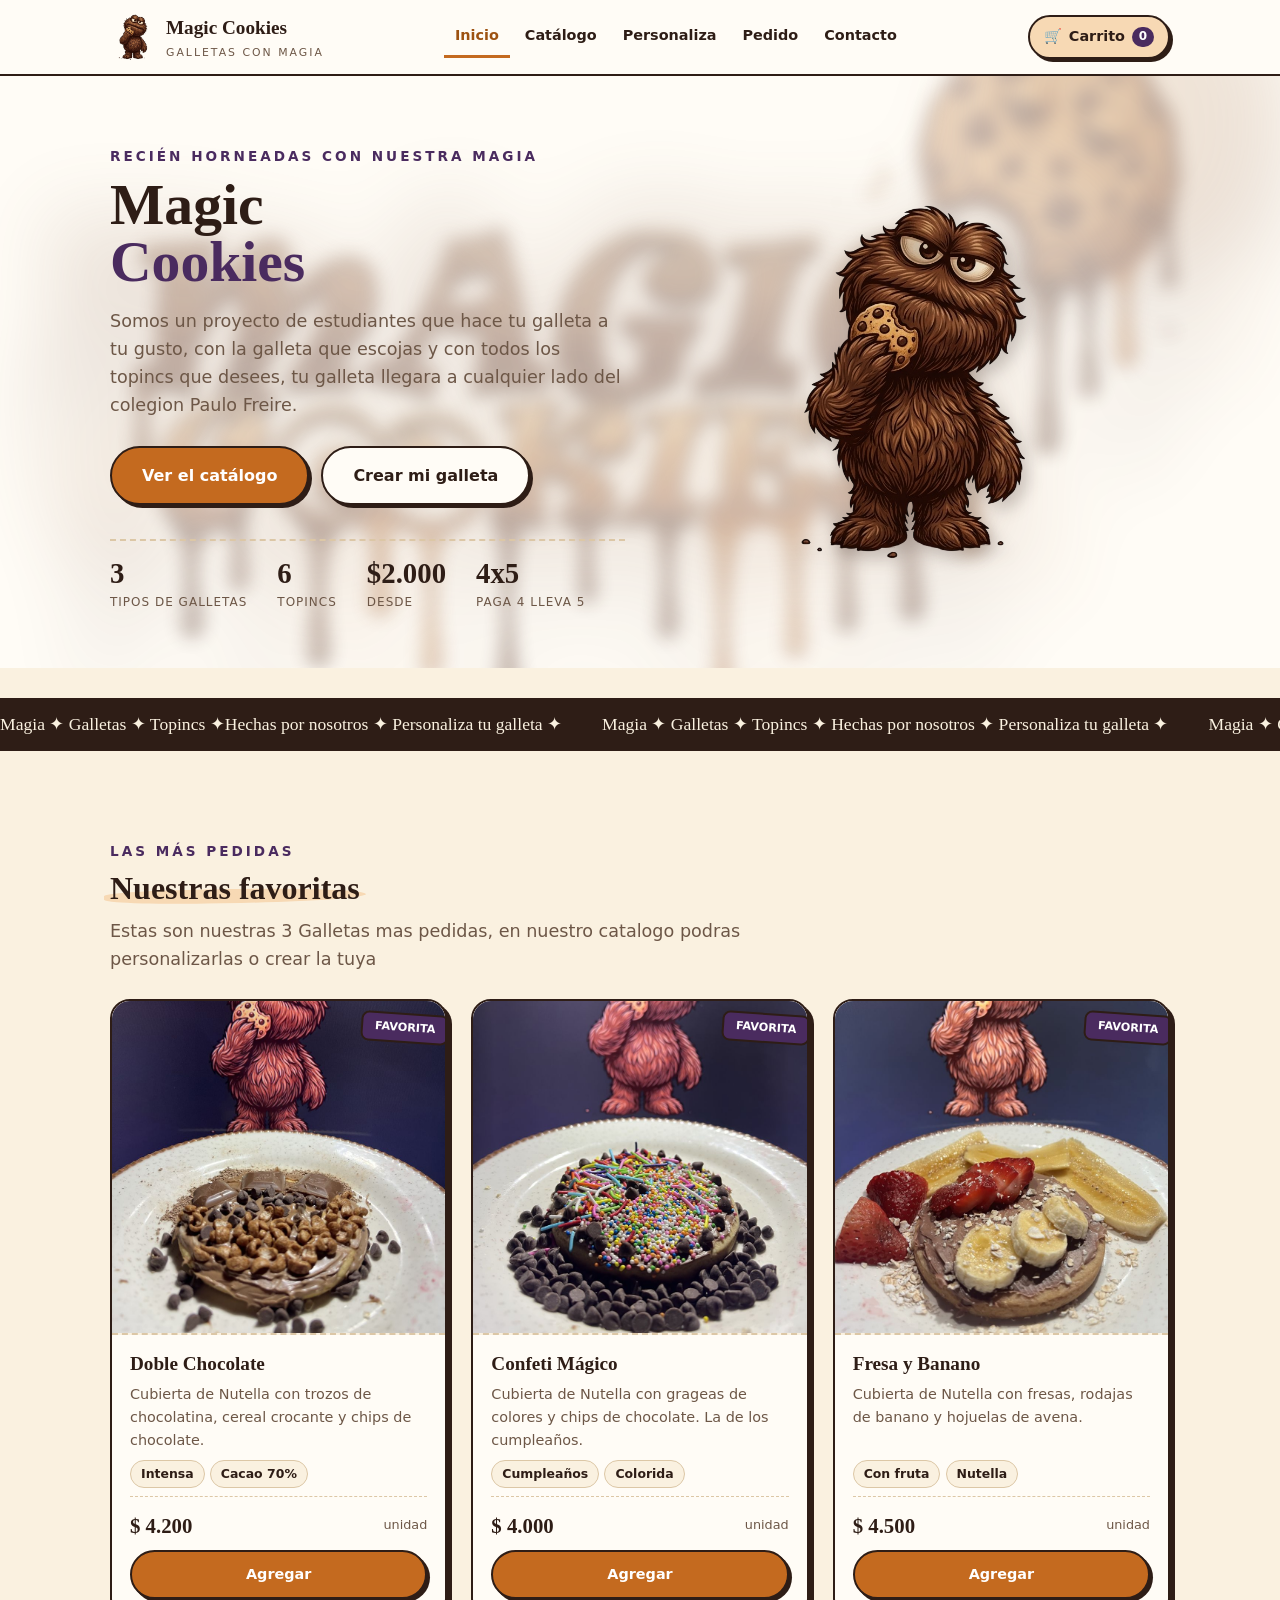
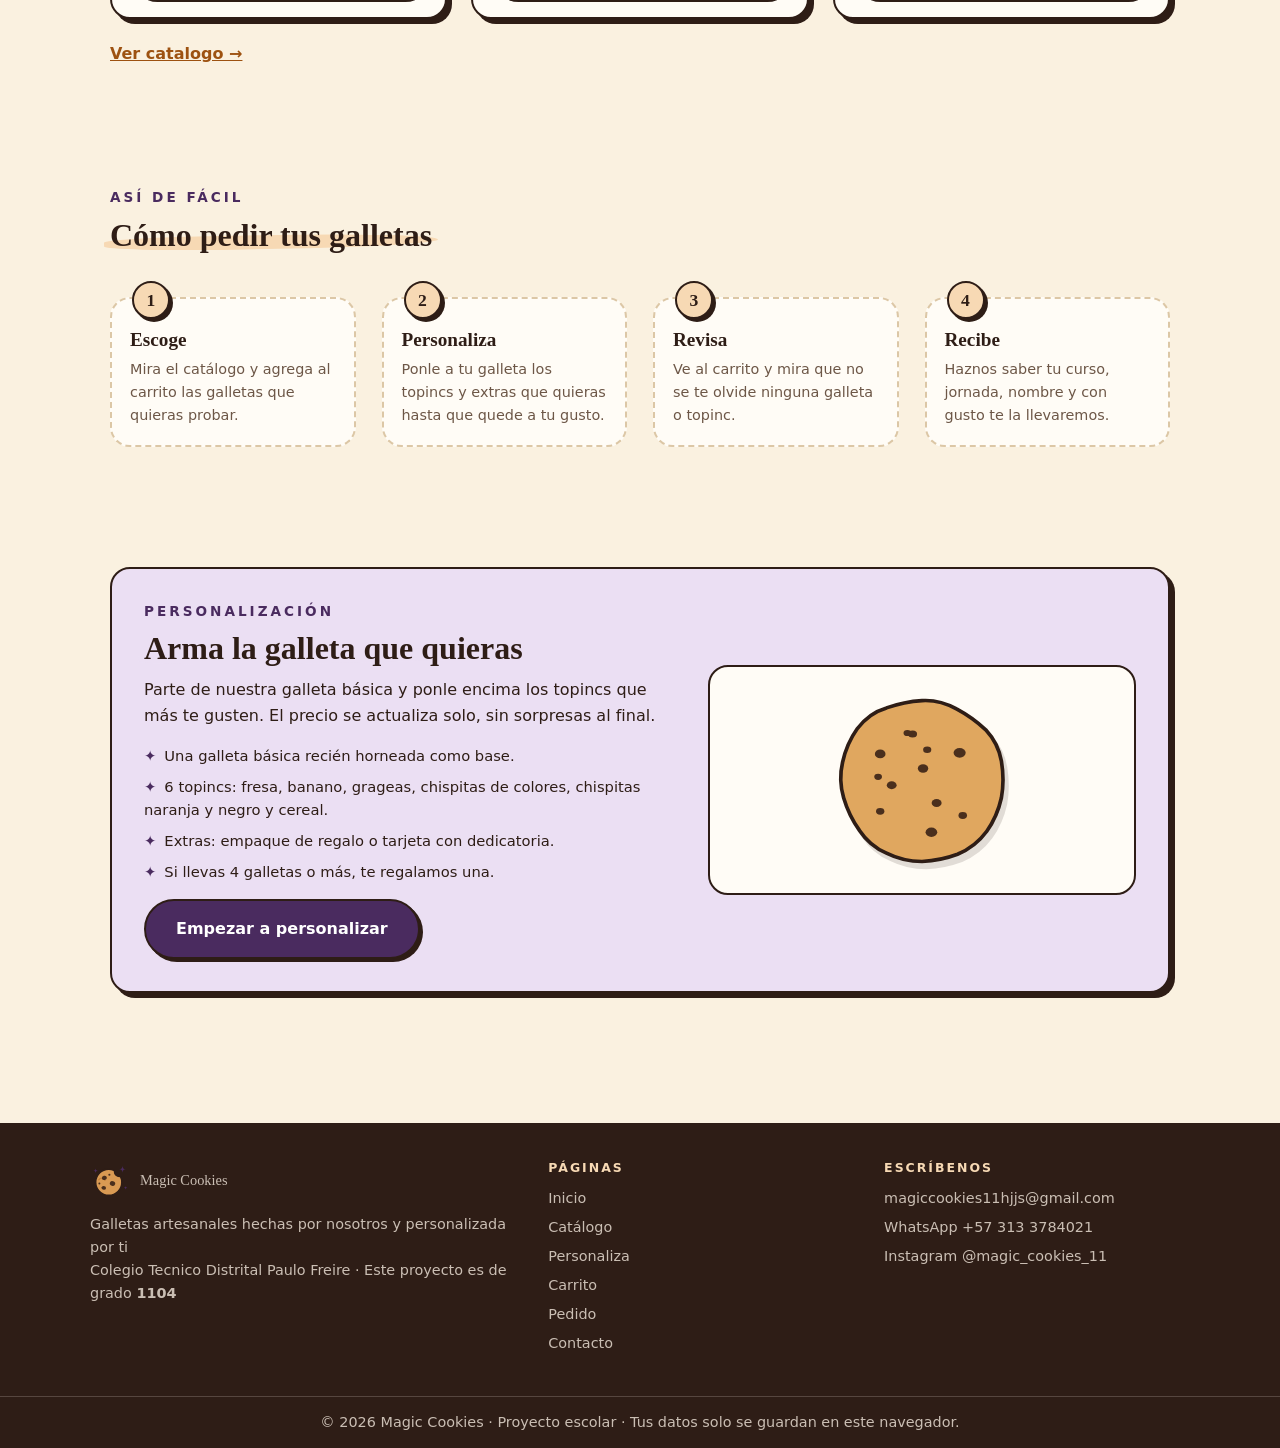
<file: index.html>
<!DOCTYPE html>
<html lang="es">

<head>
  <meta charset="UTF-8">
  <meta name="viewport" content="width=device-width, initial-scale=1.0">
  <title>Magic Cookies - Galletas con magia</title>
  <link rel="icon" href="img/logo.svg">
  <link rel="stylesheet" href="css/estilos.css">
  <link rel="stylesheet" href="css/paginas.css">
</head>

<body>

  <header class="barra">
    <div class="contenido">
      <a class="barra-logo" href="index.html">
        <img class="barra-monstruo" src="img/comegalletas.jpg" alt="Comegalletas de Magic Cookies" width="36" height="54">
        <span>
          <span class="barra-nombre">Magic Cookies</span>
          <span class="barra-lema">Galletas con magia</span>
        </span>
      </a>

      <button class="boton-menu" onclick="abrirMenu()">&#9776;</button>

      <nav class="menu cerrado" id="menu">
        <a class="activo" href="index.html">Inicio</a>
        <a href="catalogo.html">Catálogo</a>
        <a href="personalizacion.html">Personaliza</a>
        <a href="pedido.html">Pedido</a>
        <a href="contacto.html">Contacto</a>
      </nav>

      <a class="boton-carrito" href="carrito.html">
        <span>&#128722;</span>
        <span>Carrito</span>
        <span class="contador" id="contador-carrito">0</span>
      </a>
    </div>
  </header>

  <section class="portada">
    <div class="contenido">
      <div>
        <span class="antetitulo">Recién horneadas con nuestra magia</span>

        <h1>Magic <span>Cookies</span></h1>

        <p class="texto-guia">
          Somos un proyecto de estudiantes que hace tu galleta a tu gusto,
          con la galleta que escojas y con todos los topincs que desees, 
          tu galleta llegara a cualquier lado del colegion Paulo Freire.
        </p>

        <div class="portada-botones">
          <a class="boton boton-naranja boton-grande" href="catalogo.html">Ver el catálogo</a>
          <a class="boton boton-grande" href="personalizacion.html">Crear mi galleta</a>
        </div>

        <div class="portada-datos">
          <p><b>3</b><small>Tipos de Galletas</small></p>
          <p><b>6</b><small>topincs</small></p>
          <p><b>$2.000</b><small>Desde</small></p>
          <p><b>4x5</b><small>paga 4 lleva 5</small></p>
        </div>
      </div>

      <div class="portada-monstruo">
        <img src="img/comegalletas.jpg" alt="El comegalletas de Magic Cookies">
      </div>
    </div>
  </section>

  <div class="cinta-marco">
    <div class="cinta">
      <div>
        <span>Magia &#10022; Galletas &#10022; Topincs &#10022;Hechas por nosotros
          &#10022; Personaliza tu galleta &#10022;</span>
        <span>Magia &#10022; Galletas &#10022; Topincs &#10022; Hechas por nosotros 
          &#10022; Personaliza tu galleta &#10022;</span>
        <span>Magia &#10022; Galletas &#10022; Topincs &#10022; Hechas por nosotros 
          &#10022; Personaliza tu galleta &#10022;</span>
      </div>
    </div>
  </div>

  <section class="seccion">
    <div class="contenido">
      <span class="antetitulo">Las más pedidas</span>
      <h2 class="titulo">Nuestras favoritas</h2>
      <p class="texto-guia">
        Estas son nuestras 3 Galletas mas pedidas, en nuestro catalogo podras personalizarlas o crear la tuya 
      </p>

      <div class="rejilla-galletas" id="favoritas" style="margin-top: 26px"></div>

      <p style="margin-top: 22px">
        <a class="enlace-flecha" href="catalogo.html">Ver catalogo &#8594;</a>
      </p>
    </div>
  </section>

  <section class="seccion">
    <div class="contenido">
      <span class="antetitulo">Así de fácil</span>
      <h2 class="titulo">Cómo pedir tus galletas</h2>

      <div class="pasos">
        <article class="paso">
          <b>1</b>
          <h3>Escoge</h3>
          <p>Mira el catálogo y agrega al carrito las galletas que quieras probar.</p>
        </article>

        <article class="paso">
          <b>2</b>
          <h3>Personaliza</h3>
          <p>Ponle a tu galleta los topincs y extras que quieras hasta que quede a tu gusto.</p>
        </article>

        <article class="paso">
          <b>3</b>
          <h3>Revisa</h3>
          <p>Ve al carrito y mira que no se te olvide ninguna galleta o topinc.</p>
        </article>

        <article class="paso">
          <b>4</b>
          <h3>Recibe</h3>
          <p>Haznos saber tu curso, jornada, nombre y con gusto te la llevaremos.</p>
        </article>
      </div>
    </div>
  </section>

  <section class="seccion">
    <div class="contenido">
      <div class="franja">
        <div>
          <span class="antetitulo">Personalización</span>
          <h2 class="titulo titulo-morado">Arma la galleta que quieras</h2>

          <p>
            Parte de nuestra galleta básica y ponle encima los topincs que más te gusten.
            El precio se actualiza solo, sin sorpresas al final.
          </p>

          <ul>
            <li>Una galleta básica recién horneada como base.</li>
            <li>6 topincs: fresa, banano, grageas, chispitas de colores, chispitas naranja y negro y cereal.</li>
            <li>Extras: empaque de regalo o tarjeta con dedicatoria.</li>
            <li>Si llevas 4 galletas o más, te regalamos una.</li>
          </ul>

          <a class="boton boton-morado boton-grande" href="personalizacion.html">Empezar a personalizar</a>
        </div>

        <div class="franja-dibujo" id="galleta-ejemplo"></div>
      </div>
    </div>
  </section>

  <footer class="pie">
    <div class="contenido pie-columnas">
      <div>
        <p class="pie-marca">
          <img src="img/logo.svg" alt="" width="40" height="40">
          Magic Cookies
        </p>
        <p>Galletas artesanales hechas por nosotros y personalizada por ti</p>
        <p>Colegio Tecnico Distrital Paulo Freire &middot; Este proyecto es de grado <b>1104</b></p>
      </div>

      <div>
        <h3>Páginas</h3>
        <ul>
          <li><a href="index.html">Inicio</a></li>
          <li><a href="catalogo.html">Catálogo</a></li>
          <li><a href="personalizacion.html">Personaliza</a></li>
          <li><a href="carrito.html">Carrito</a></li>
          <li><a href="pedido.html">Pedido</a></li>
          <li><a href="contacto.html">Contacto</a></li>
        </ul>
      </div>

      <div>
        <h3>Escríbenos</h3>
        <ul>
          <li><a href="mailto:magiccookies11hjjs@gmail.com">magiccookies11hjjs@gmail.com</a></li>
          <li><a href="https://wa.me/573133784021" target="_blank">WhatsApp +57 313 3784021</a></li>
          <li>Instagram @magic_cookies_11</li>
        </ul>
      </div>
    </div>

    <p class="pie-legal">
      &copy; 2026 Magic Cookies &middot; Proyecto escolar &middot;
      Tus datos solo se guardan en este navegador.
    </p>
  </footer>

  <script src="js/comun.js"></script>
  <script src="js/datos.js"></script>
  <script src="js/galletas.js"></script>
  <script src="js/inicio.js"></script>
</body>

</html>
</file>
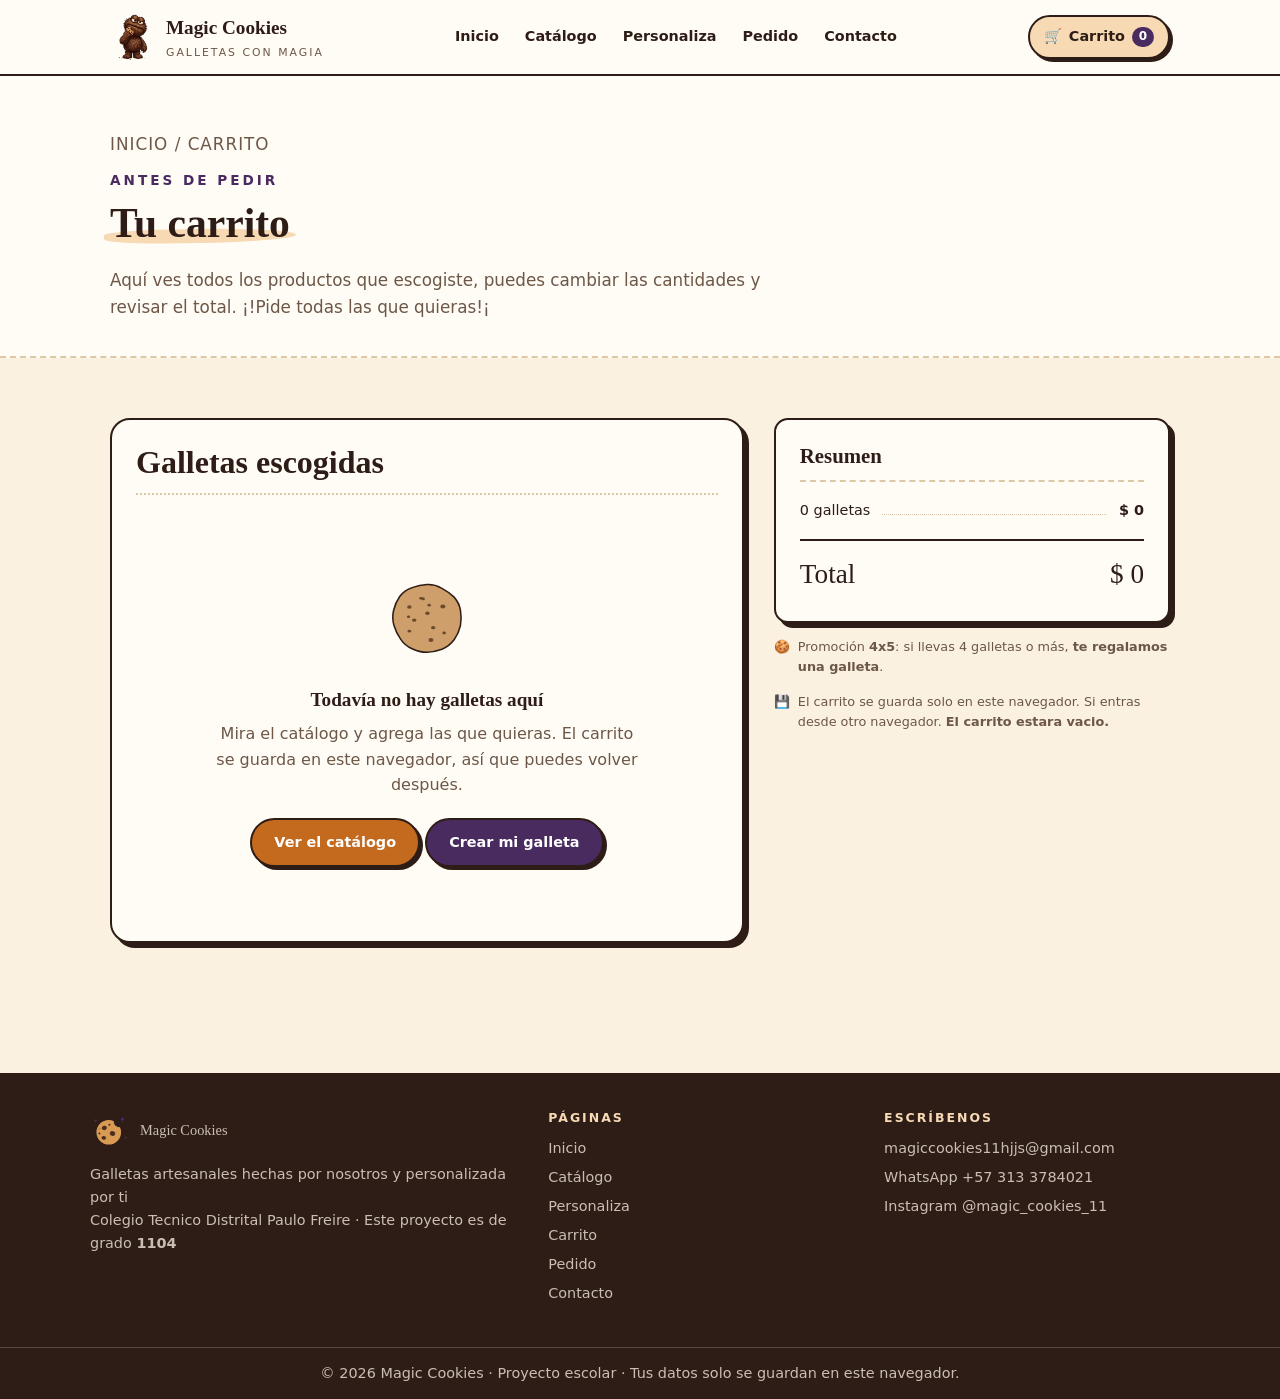
<file: carrito.html>
<!DOCTYPE html>
<html lang="es">

<head>
  <meta charset="UTF-8">
  <meta name="viewport" content="width=device-width, initial-scale=1.0">
  <title>Carrito - Magic Cookies</title>
  <link rel="icon" href="img/logo.svg">
  <link rel="stylesheet" href="css/estilos.css">
  <link rel="stylesheet" href="css/paginas.css">
</head>

<body>

  <header class="barra">
    <div class="contenido">
      <a class="barra-logo" href="index.html">
        <img class="barra-monstruo" src="img/comegalletas.jpg" alt="Comegalletas de Magic Cookies" width="36" height="54">
        <span>
          <span class="barra-nombre">Magic Cookies</span>
          <span class="barra-lema">Galletas con magia</span>
        </span>
      </a>

      <button class="boton-menu" onclick="abrirMenu()">&#9776;</button>

      <nav class="menu cerrado" id="menu">
        <a href="index.html">Inicio</a>
        <a href="catalogo.html">Catálogo</a>
        <a href="personalizacion.html">Personaliza</a>
        <a href="pedido.html">Pedido</a>
        <a href="contacto.html">Contacto</a>
      </nav>

      <a class="boton-carrito" href="carrito.html">
        <span>&#128722;</span>
        <span>Carrito</span>
        <span class="contador" id="contador-carrito">0</span>
      </a>
    </div>
  </header>

  <section class="encabezado">
    <div class="contenido">
      <p class="migas"><a href="index.html">Inicio</a> / Carrito</p>
      <span class="antetitulo">Antes de pedir</span>
      <h1 class="titulo">Tu carrito</h1>
      <p>
        Aquí ves todos los productos que escogiste, puedes cambiar las cantidades y revisar el total.
        ¡!Pide todas las que quieras!¡
      </p>
    </div>
  </section>

  <section class="seccion">
    <div class="contenido dos-columnas">

      <div class="caja">
        <div class="caja-titulo">
          <h2>Galletas escogidas</h2>
          <span class="etiqueta" id="cuantas"></span>
        </div>

        <div id="lista-carrito"></div>

        <div class="acciones-carrito" id="acciones">
          <a class="boton" href="catalogo.html">&#8592; Seguir escogiendo</a>
          <button class="boton boton-rojo" onclick="vaciar()">Vaciar carrito</button>
        </div>
      </div>

      <aside>

        <div class="recibo" id="resumen"></div>

        <a class="boton boton-naranja boton-ancho boton-grande" id="boton-pedido" href="pedido.html"
          style="margin-top: 16px">
          Continuar con el pedido
        </a>

        <p class="nota">
          <span>&#127850;</span>
          <span>Promoción <b>4x5</b>: si llevas 4 galletas o más, <b>te regalamos una galleta</b>.</span>
        </p>

        <p class="nota">
          <span>&#128190;</span>
          <span>El carrito se guarda solo en este navegador. Si entras desde otro navegador. <b>El carrito estara vacio.</b></span>
        </p>
      </aside>
    </div>
  </section>

  <footer class="pie">
    <div class="contenido pie-columnas">
      <div>
        <p class="pie-marca">
          <img src="img/logo.svg" alt="" width="40" height="40">
          Magic Cookies
        </p>
        <p>Galletas artesanales hechas por nosotros y personalizada por ti</p>
        <p>Colegio Tecnico Distrital Paulo Freire &middot; Este proyecto es de grado <b>1104</b></p>
      </div>

      <div>
        <h3>Páginas</h3>
        <ul>
          <li><a href="index.html">Inicio</a></li>
          <li><a href="catalogo.html">Catálogo</a></li>
          <li><a href="personalizacion.html">Personaliza</a></li>
          <li><a href="carrito.html">Carrito</a></li>
          <li><a href="pedido.html">Pedido</a></li>
          <li><a href="contacto.html">Contacto</a></li>
        </ul>
      </div>

      <div>
        <h3>Escríbenos</h3>
        <ul>
          <li><a href="mailto:magiccookies11hjjs@gmail.com">magiccookies11hjjs@gmail.com</a></li>
          <li><a href="https://wa.me/573133784021" target="_blank">WhatsApp +57 313 3784021</a></li>
          <li>Instagram @magic_cookies_11</li>
        </ul>
      </div>
    </div>

    <p class="pie-legal">
      &copy; 2026 Magic Cookies &middot; Proyecto escolar &middot;
      Tus datos solo se guardan en este navegador.
    </p>
  </footer>

  <script src="js/comun.js"></script>
  <script src="js/galletas.js"></script>
  <script src="js/carrito.js"></script>
</body>

</html>
</file>
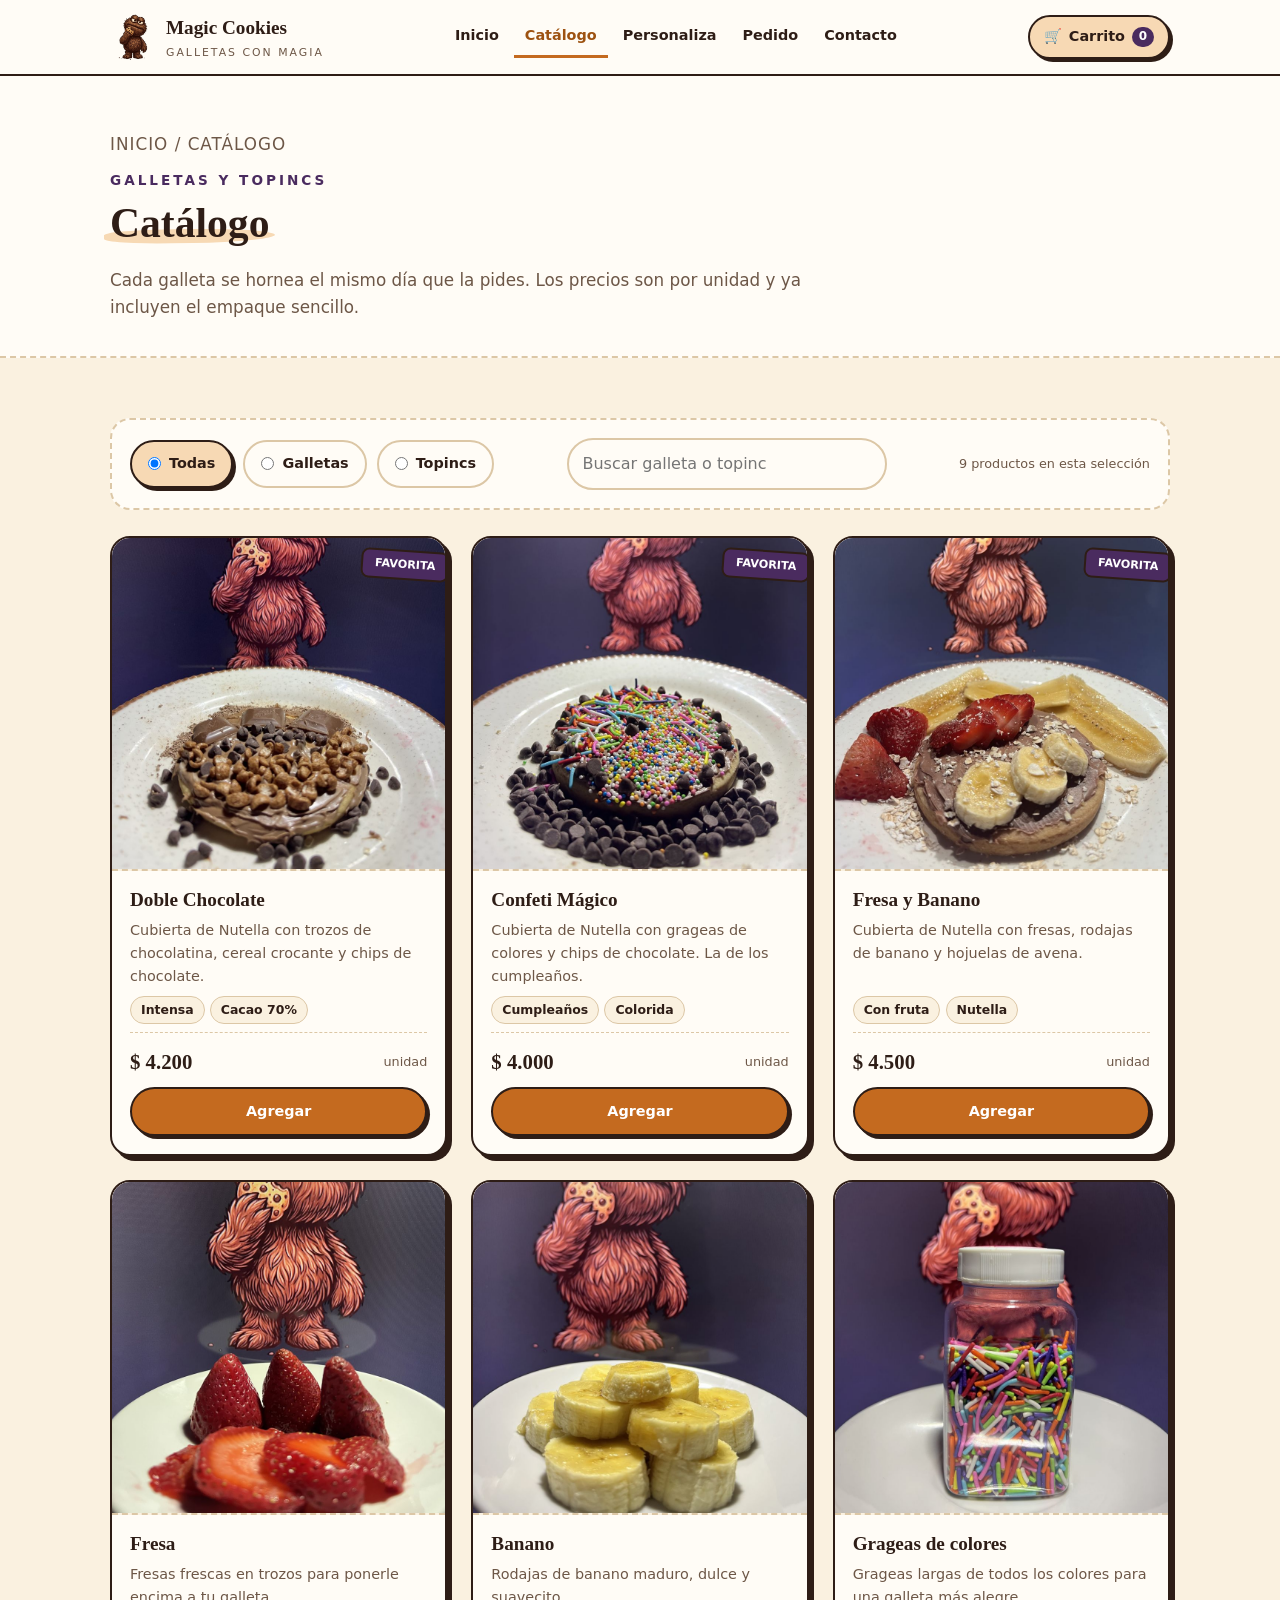
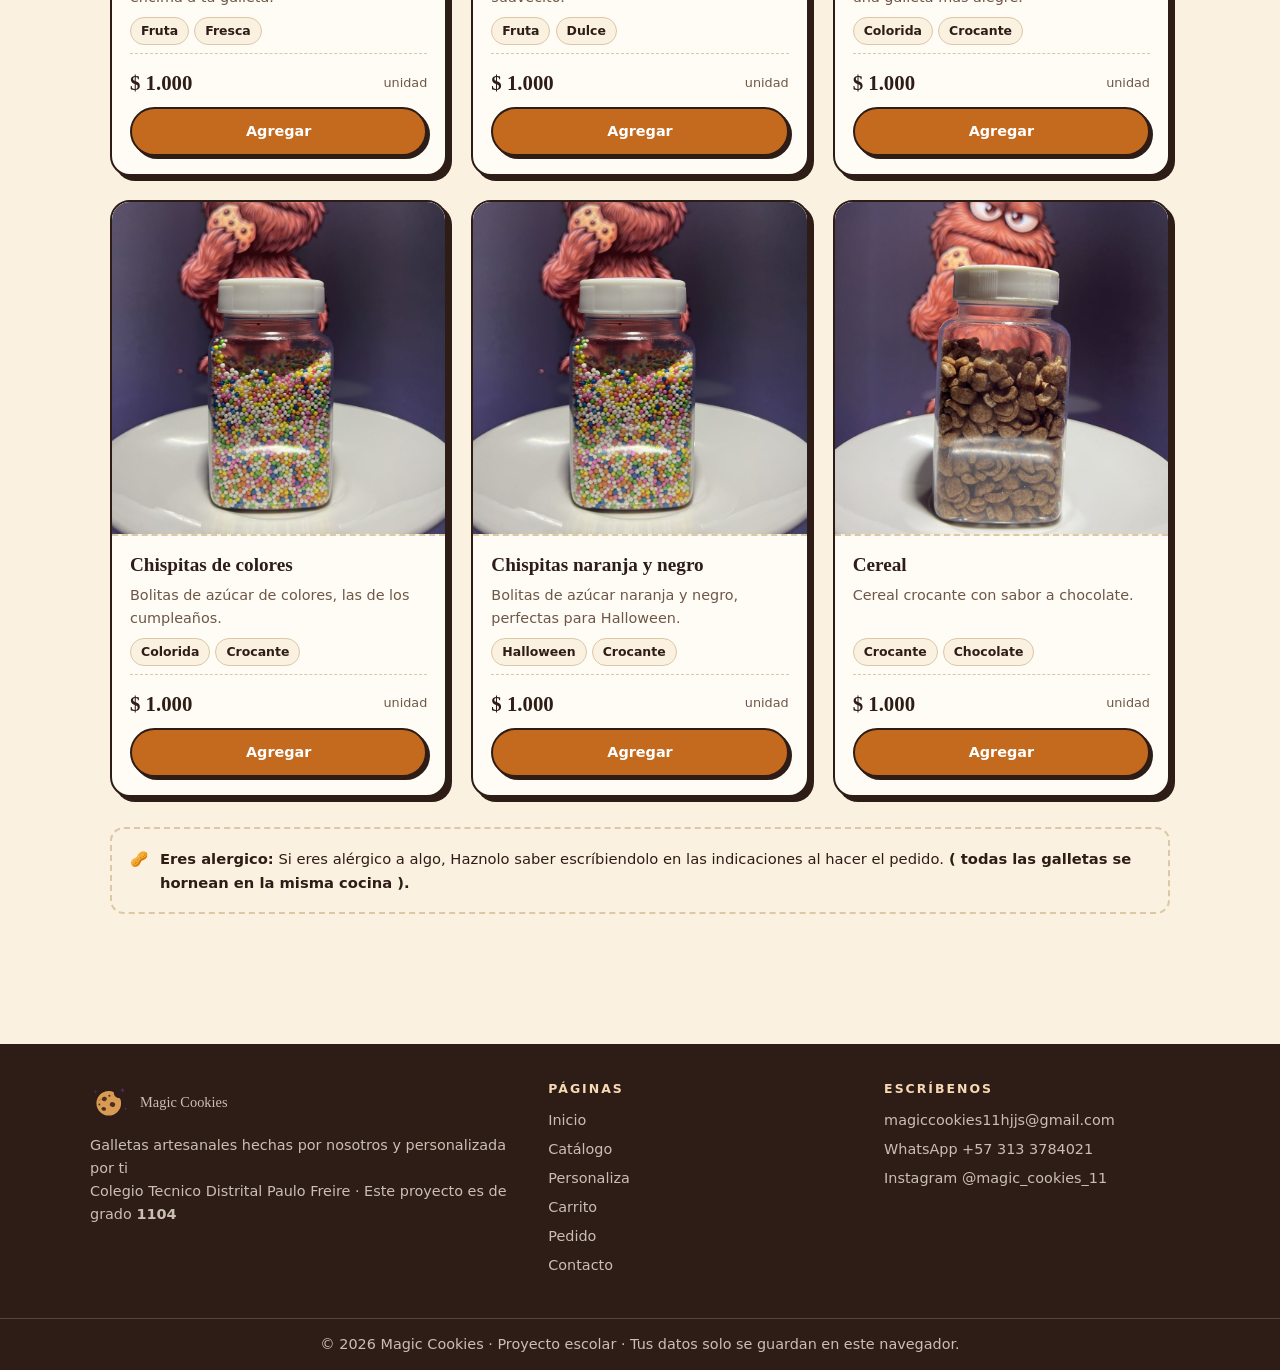
<file: catalogo.html>
<!DOCTYPE html>
<html lang="es">

<head>
  <meta charset="UTF-8">
  <meta name="viewport" content="width=device-width, initial-scale=1.0">
  <title>Catálogo - Magic Cookies</title>
  <link rel="icon" href="img/logo.svg">
  <link rel="stylesheet" href="css/estilos.css">
  <link rel="stylesheet" href="css/paginas.css">
</head>

<body>

  <header class="barra">
    <div class="contenido">
      <a class="barra-logo" href="index.html">
        <img class="barra-monstruo" src="img/comegalletas.jpg" alt="Comegalletas de Magic Cookies" width="36" height="54">
        <span>
          <span class="barra-nombre">Magic Cookies</span>
          <span class="barra-lema">Galletas con magia</span>
        </span>
      </a>

      <button class="boton-menu" onclick="abrirMenu()">&#9776;</button>

      <nav class="menu cerrado" id="menu">
        <a href="index.html">Inicio</a>
        <a class="activo" href="catalogo.html">Catálogo</a>
        <a href="personalizacion.html">Personaliza</a>
        <a href="pedido.html">Pedido</a>
        <a href="contacto.html">Contacto</a>
      </nav>

      <a class="boton-carrito" href="carrito.html">
        <span>&#128722;</span>
        <span>Carrito</span>
        <span class="contador" id="contador-carrito">0</span>
      </a>
    </div>
  </header>

  <section class="encabezado">
    <div class="contenido">
      <p class="migas"><a href="index.html">Inicio</a> / Catálogo</p>
      <span class="antetitulo">Galletas y topincs</span>
      <h1 class="titulo">Catálogo</h1>
      <p>
        Cada galleta se hornea el mismo día que la pides. Los precios son por unidad y ya
        incluyen el empaque sencillo.
      </p>
    </div>
  </section>

  <section class="seccion">
    <div class="contenido">

      <div class="filtros">
        <div class="opciones">
          <label class="opcion">
            <input type="radio" name="categoria" value="todas" checked>
            <span>Todas</span>
          </label>
          <label class="opcion">
            <input type="radio" name="categoria" value="galletas">
            <span>Galletas</span>
          </label>
          <label class="opcion">
            <input type="radio" name="categoria" value="topincs">
            <span>Topincs</span>
          </label>
        </div>

        <div class="buscador">
          <label class="oculto" for="buscador">Buscar galleta</label>
          <input type="text" id="buscador" placeholder="Buscar galleta o topinc">
        </div>

        <p class="texto-suave texto-chico" id="cuantas"></p>
      </div>

      <div class="rejilla-galletas" id="lista-galletas"></div>

      <div class="aviso" style="margin-top: 30px">
        <span>&#129372;</span>
        <p>
          <b>Eres alergico:</b> Si eres alérgico a algo, Haznolo saber escríbiendolo en las
          indicaciones al hacer el pedido.<b> ( todas las galletas se hornean en la misma cocina ).</b>
        </p>
      </div>
    </div>
  </section>

  <footer class="pie">
    <div class="contenido pie-columnas">
      <div>
        <p class="pie-marca">
          <img src="img/logo.svg" alt="" width="40" height="40">
          Magic Cookies
        </p>
        <p>Galletas artesanales hechas por nosotros y personalizada por ti</p>
        <p>Colegio Tecnico Distrital Paulo Freire &middot; Este proyecto es de grado <b>1104</b></p>
      </div>

      <div>
        <h3>Páginas</h3>
        <ul>
          <li><a href="index.html">Inicio</a></li>
          <li><a href="catalogo.html">Catálogo</a></li>
          <li><a href="personalizacion.html">Personaliza</a></li>
          <li><a href="carrito.html">Carrito</a></li>
          <li><a href="pedido.html">Pedido</a></li>
          <li><a href="contacto.html">Contacto</a></li>
        </ul>
      </div>

      <div>
        <h3>Escríbenos</h3>
        <ul>
          <li><a href="mailto:magiccookies11hjjs@gmail.com">magiccookies11hjjs@gmail.com</a></li>
          <li><a href="https://wa.me/573133784021" target="_blank">WhatsApp +57 313 3784021</a></li>
          <li>Instagram @magic_cookies_11</li>
        </ul>
      </div>
    </div>

    <p class="pie-legal">
      &copy; 2026 Magic Cookies &middot; Proyecto escolar &middot;
      Tus datos solo se guardan en este navegador.
    </p>
  </footer>

  <script src="js/comun.js"></script>
  <script src="js/datos.js"></script>
  <script src="js/galletas.js"></script>
  <script src="js/catalogo.js"></script>
</body>

</html>
</file>
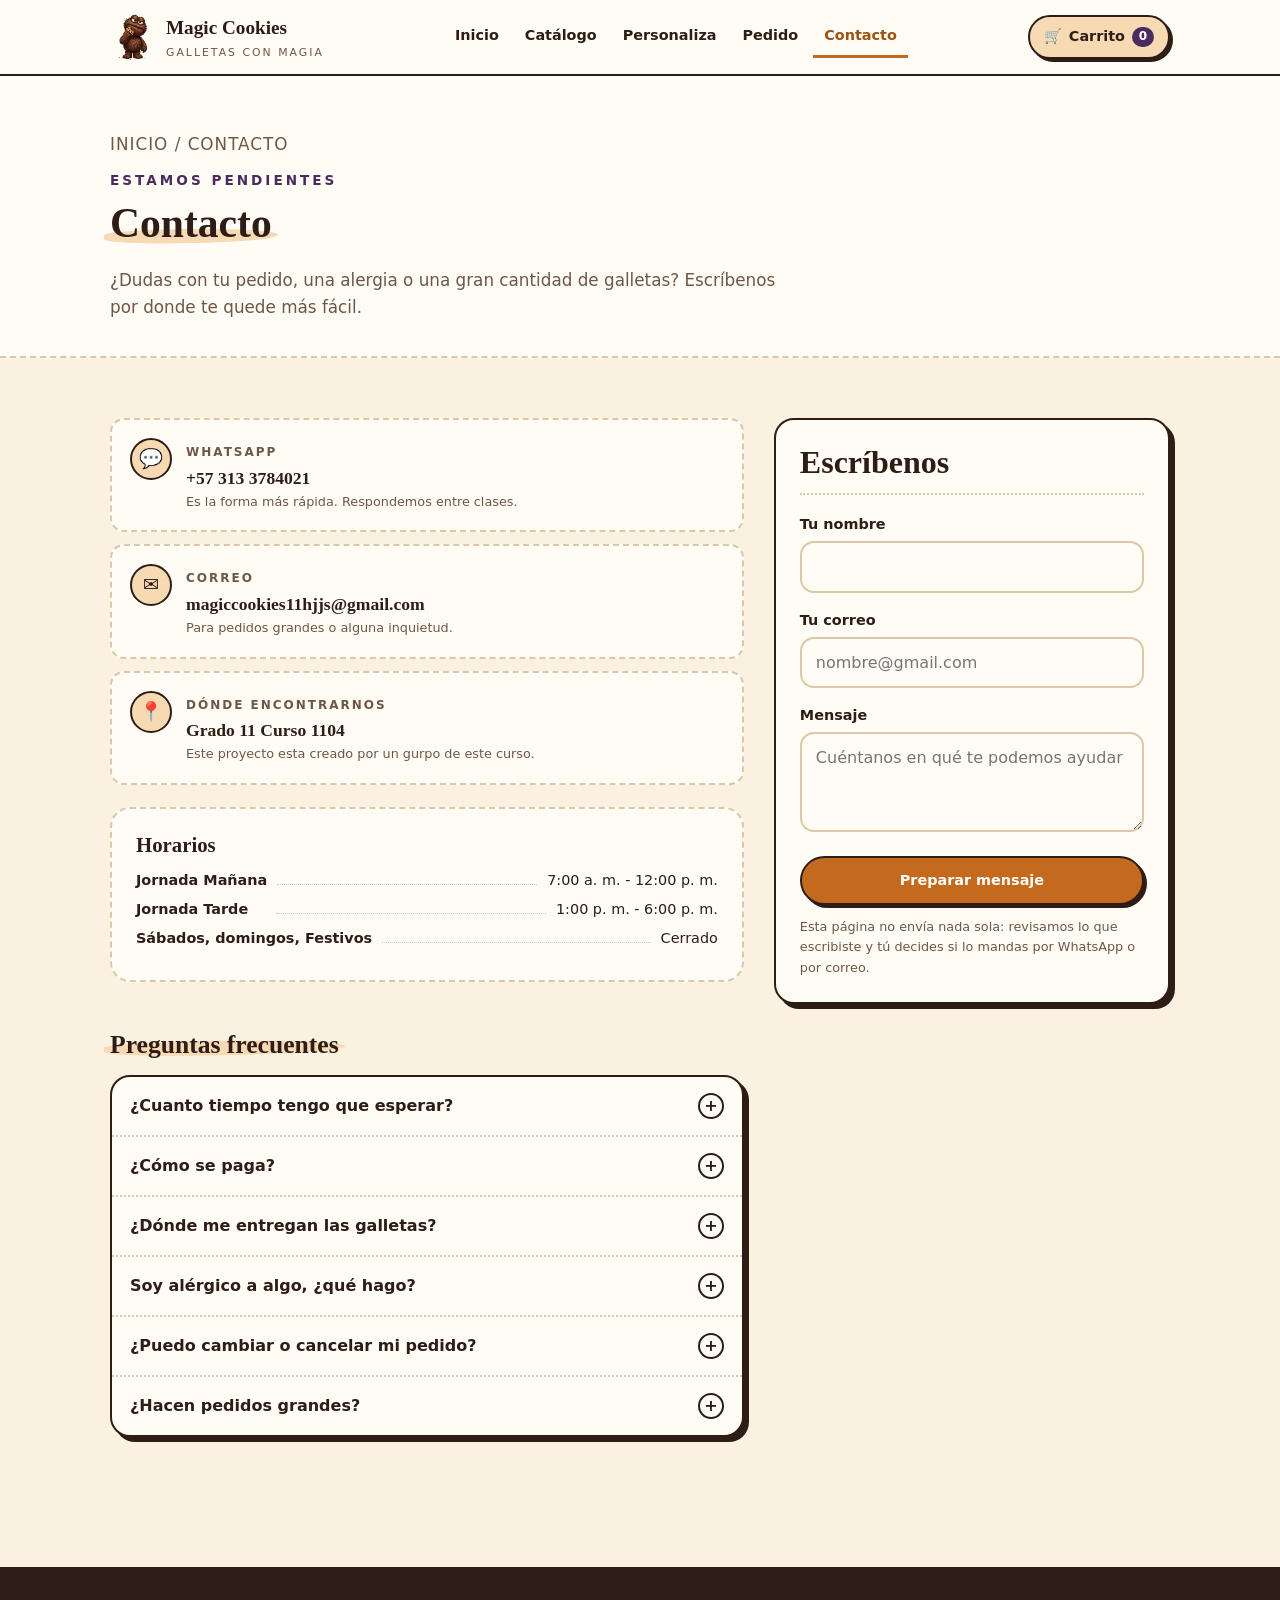
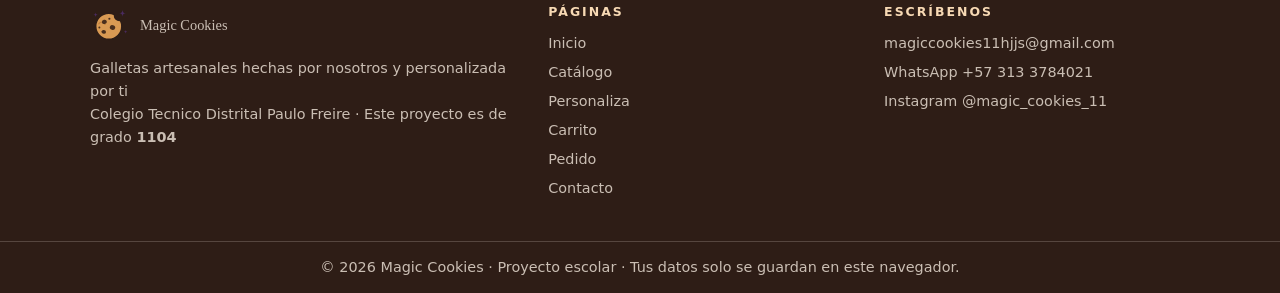
<file: contacto.html>
<!DOCTYPE html>
<html lang="es">

<head>
  <meta charset="UTF-8">
  <meta name="viewport" content="width=device-width, initial-scale=1.0">
  <title>Contacto - Magic Cookies</title>
  <link rel="icon" href="img/logo.svg">
  <link rel="stylesheet" href="css/estilos.css">
  <link rel="stylesheet" href="css/paginas.css">
</head>

<body>

  <header class="barra">
    <div class="contenido">
      <a class="barra-logo" href="index.html">
        <img class="barra-monstruo" src="img/comegalletas.jpg" alt="Comegalletas de Magic Cookies" width="36" height="54">
        <span>
          <span class="barra-nombre">Magic Cookies</span>
          <span class="barra-lema">Galletas con magia</span>
        </span>
      </a>

      <button class="boton-menu" onclick="abrirMenu()">&#9776;</button>

      <nav class="menu cerrado" id="menu">
        <a href="index.html">Inicio</a>
        <a href="catalogo.html">Catálogo</a>
        <a href="personalizacion.html">Personaliza</a>
        <a href="pedido.html">Pedido</a>
        <a class="activo" href="contacto.html">Contacto</a>
      </nav>

      <a class="boton-carrito" href="carrito.html">
        <span>&#128722;</span>
        <span>Carrito</span>
        <span class="contador" id="contador-carrito">0</span>
      </a>
    </div>
  </header>

  <section class="encabezado">
    <div class="contenido">
      <p class="migas"><a href="index.html">Inicio</a> / Contacto</p>
      <span class="antetitulo">Estamos pendientes</span>
      <h1 class="titulo">Contacto</h1>
      <p>
        ¿Dudas con tu pedido, una alergia o una gran cantidad de galletas?
        Escríbenos por donde te quede más fácil.
      </p>
    </div>
  </section>

  <section class="seccion">
    <div class="contenido dos-columnas">

      <div>

        <div class="dato-contacto">
          <div class="icono">&#128172;</div>
          <div>
            <small>WhatsApp</small>
            <b><a href="https://wa.me/573133784021" target="_blank">+57 313 3784021</a></b>
            <p class="texto-suave texto-chico">Es la forma más rápida. Respondemos entre clases.</p>
          </div>
        </div>

        <div class="dato-contacto">
          <div class="icono">&#9993;</div>
          <div>
            <small>Correo</small>
            <b><a href="mailto:magiccookies11hjjs@gmail.com">magiccookies11hjjs@gmail.com</a></b>
            <p class="texto-suave texto-chico">Para pedidos grandes o alguna inquietud.</p>
          </div>
        </div>

        <div class="dato-contacto">
          <div class="icono">&#128205;</div>
          <div>
            <small>Dónde encontrarnos</small>
            <b>Grado 11 Curso 1104</b>
            <p class="texto-suave texto-chico">Este proyecto esta creado por un gurpo de este curso.</p>
          </div>
        </div>

        <div class="caja-punteada" style="margin: 22px 0">
          <h2 style="font-size: 1.3rem; margin-bottom: 12px">Horarios</h2>

          <p class="horario"><span>Jornada Mañana</span><span class="puntos"></span><span>7:00 a. m. - 12:00 p. 
              m.</span></p>
          <p class="horario"><span>Jornada Tarde</span><span class="puntos"></span><span>1:00 p. m. - 6:00 p. 
              m.</span></p>
          <p class="horario"><span>Sábados, domingos, Festivos</span><span class="puntos"></span><span>Cerrado</span>
          </p>
        </div>

        <h2 class="titulo" style="font-size: 1.6rem; margin: 26px 0 16px">Preguntas frecuentes</h2>

        <div class="caja" style="padding: 0">
          <div class="pregunta">
            <button onclick="abrirPregunta(1)">
              ¿Cuanto tiempo tengo que esperar?
              <span id="signo-1">+</span>
            </button>
            <p class="oculto" id="respuesta-1">
              Tienes que esperar de a 15 o 30 minutos por maximo
            </p>
          </div>

          <div class="pregunta">
            <button onclick="abrirPregunta(2)">
              ¿Cómo se paga?
              <span id="signo-2">+</span>
            </button>
            <p class="oculto" id="respuesta-2">
              En efectivo cuando te entregamos el pedido, o por Nequi / Daviplata.
              Nunca pedimos datos de tarjetas ni claves.
            </p>
          </div>

          <div class="pregunta">
            <button onclick="abrirPregunta(3)">
              ¿Dónde me entregan las galletas?
              <span id="signo-3">+</span>
            </button>
            <p class="oculto" id="respuesta-3">
              Dentro del colegio: cafetería, tu salón, la biblioteca, las canchas o la portería.
              ¡!Tú escoges el lugar!¡
            </p>
          </div>

          <div class="pregunta">
            <button onclick="abrirPregunta(4)">
              Soy alérgico a algo, ¿qué hago?
              <span id="signo-4">+</span>
            </button>
            <p class="oculto" id="respuesta-4">
              Escríbelo en las indicaciones del pedido y si ya hiciste el pedido nos puedes escribir al numero de <b> WhatsApp </b> 
            </p>
          </div>

          <div class="pregunta">
            <button onclick="abrirPregunta(5)">
              ¿Puedo cambiar o cancelar mi pedido?
              <span id="signo-5">+</span>
            </button>
            <p class="oculto" id="respuesta-5">
              Claro que si. Escríbenos por WhatsApp con tu código de pedido (Mi pedido-XXXX) antes de
              la hora de entrega.
            </p>
          </div>

          <div class="pregunta">
            <button onclick="abrirPregunta(6)">
              ¿Hacen pedidos grandes?
              <span id="signo-6">+</span>
            </button>
            <p class="oculto" id="respuesta-6">
              Claro. Si llevas 4 galletas o más te regalamos una galleta más, totalmente gratis.
            </p>
          </div>
        </div>
      </div>

      <aside>
        <form class="caja" id="formulario-contacto" novalidate>
          <div class="caja-titulo">
            <h2>Escríbenos</h2>
          </div>

          <div class="campo">
            <label for="nombre">Tu nombre</label>
            <input type="text" id="nombre" maxlength="60">
            <span class="error" id="error-nombre"></span>
          </div>

          <div class="campo">
            <label for="correo">Tu correo</label>
            <input type="email" id="correo" maxlength="80" placeholder="nombre@gmail.com">
            <span class="error" id="error-correo"></span>
          </div>

          <div class="campo">
            <label for="mensaje">Mensaje</label>
            <textarea id="mensaje" maxlength="400" placeholder="Cuéntanos en qué te podemos ayudar"></textarea>
            <span class="error" id="error-mensaje"></span>
          </div>

          <button class="boton boton-naranja boton-ancho" type="submit">Preparar mensaje</button>

          <p class="texto-suave texto-chico" style="margin-top: 12px">
            Esta página no envía nada sola: revisamos lo que escribiste y tú decides si lo
            mandas por WhatsApp o por correo.
          </p>
        </form>

        <div class="oculto" id="salida" style="margin-top: 16px"></div>
      </aside>
    </div>
  </section>

  <footer class="pie">
    <div class="contenido pie-columnas">
      <div>
        <p class="pie-marca">
          <img src="img/logo.svg" alt="" width="40" height="40">
          Magic Cookies
        </p>
        <p>Galletas artesanales hechas por nosotros y personalizada por ti</p>
        <p>Colegio Tecnico Distrital Paulo Freire &middot; Este proyecto es de grado <b>1104</b></p>
      </div>

      <div>
        <h3>Páginas</h3>
        <ul>
          <li><a href="index.html">Inicio</a></li>
          <li><a href="catalogo.html">Catálogo</a></li>
          <li><a href="personalizacion.html">Personaliza</a></li>
          <li><a href="carrito.html">Carrito</a></li>
          <li><a href="pedido.html">Pedido</a></li>
          <li><a href="contacto.html">Contacto</a></li>
        </ul>
      </div>

      <div>
        <h3>Escríbenos</h3>
        <ul>
          <li><a href="mailto:magiccookies11hjjs@gmail.com">magiccookies11hjjs@gmail.com</a></li>
          <li><a href="https://wa.me/573133784021" target="_blank">WhatsApp +57 313 3784021</a></li>
          <li>Instagram @magic_cookies_11</li>
        </ul>
      </div>
    </div>

    <p class="pie-legal">
      &copy; 2026 Magic Cookies &middot; Proyecto escolar &middot;
      Tus datos solo se guardan en este navegador.
    </p>
  </footer>

  <script src="js/comun.js"></script>
  <script src="js/contacto.js"></script>
</body>

</html>
</file>
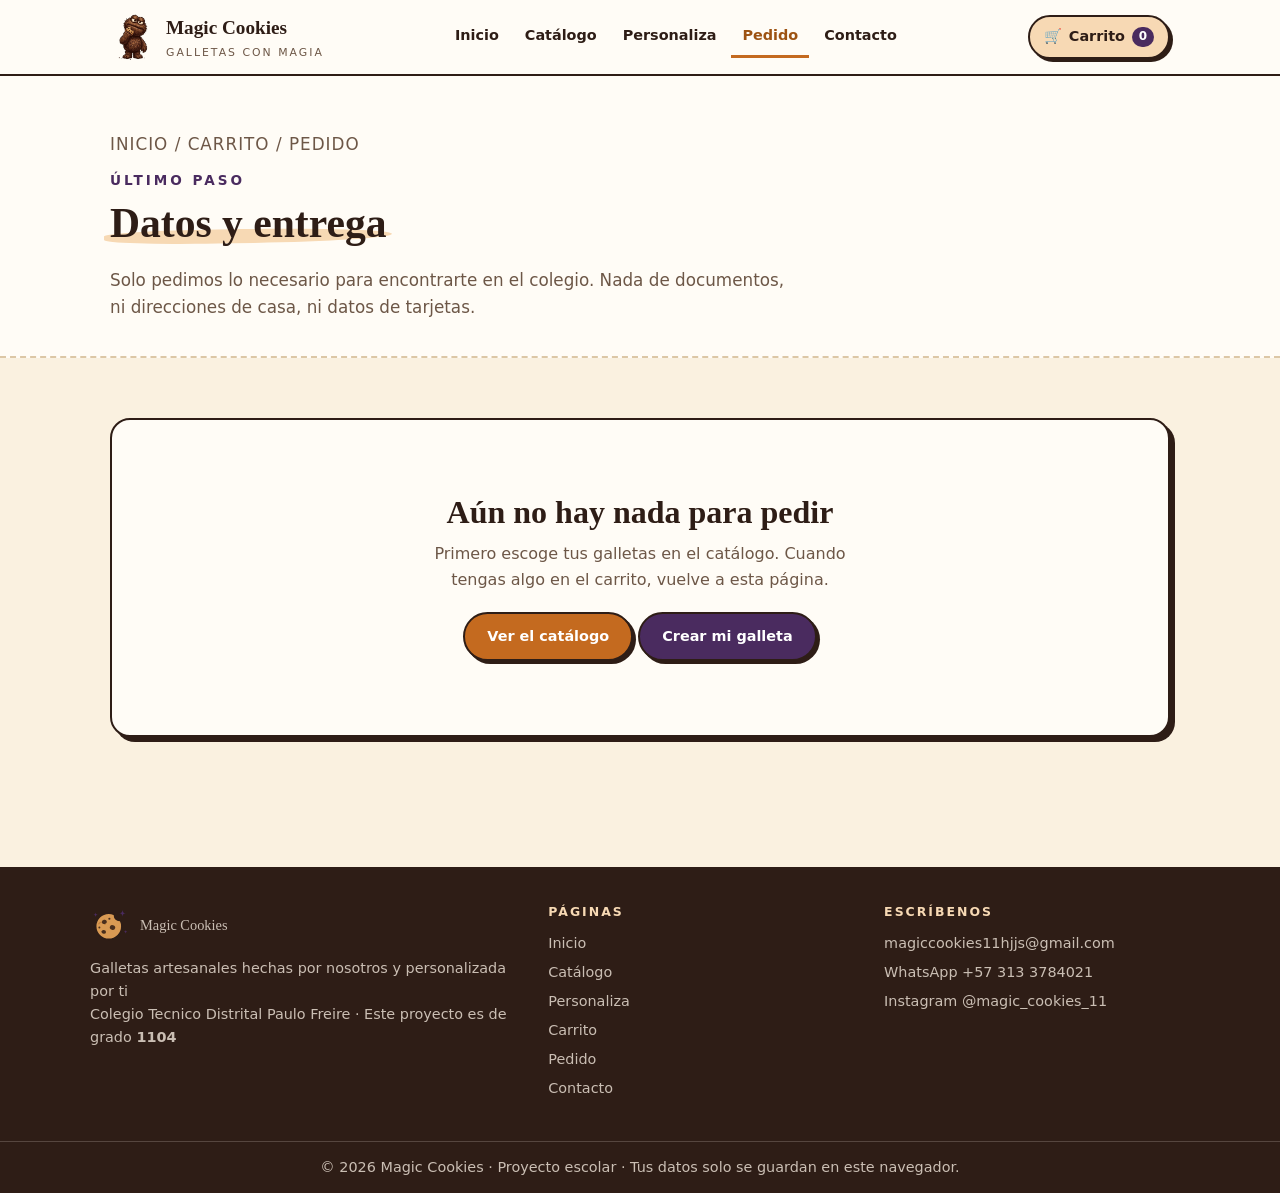
<file: pedido.html>
<!DOCTYPE html>
<html lang="es">

<head>
  <meta charset="UTF-8">
  <meta name="viewport" content="width=device-width, initial-scale=1.0">
  <title>Hacer pedido - Magic Cookies</title>
  <link rel="icon" href="img/logo.svg">
  <link rel="stylesheet" href="css/estilos.css">
  <link rel="stylesheet" href="css/paginas.css">
</head>

<body>

  <header class="barra">
    <div class="contenido">
      <a class="barra-logo" href="index.html">
        <img class="barra-monstruo" src="img/comegalletas.jpg" alt="Comegalletas de Magic Cookies" width="36" height="54">
        <span>
          <span class="barra-nombre">Magic Cookies</span>
          <span class="barra-lema">Galletas con magia</span>
        </span>
      </a>

      <button class="boton-menu" onclick="abrirMenu()">&#9776;</button>

      <nav class="menu cerrado" id="menu">
        <a href="index.html">Inicio</a>
        <a href="catalogo.html">Catálogo</a>
        <a href="personalizacion.html">Personaliza</a>
        <a class="activo" href="pedido.html">Pedido</a>
        <a href="contacto.html">Contacto</a>
      </nav>

      <a class="boton-carrito" href="carrito.html">
        <span>&#128722;</span>
        <span>Carrito</span>
        <span class="contador" id="contador-carrito">0</span>
      </a>
    </div>
  </header>

  <section class="encabezado">
    <div class="contenido">
      <p class="migas"><a href="index.html">Inicio</a> / <a href="carrito.html">Carrito</a> / Pedido</p>
      <span class="antetitulo">Último paso</span>
      <h1 class="titulo">Datos y entrega</h1>
      <p>
        Solo pedimos lo necesario para encontrarte en el colegio. Nada de documentos, ni
        direcciones de casa, ni datos de tarjetas.
      </p>
    </div>
  </section>

  <section class="seccion oculto" id="pedido-vacio">
    <div class="contenido">
      <div class="caja">
        <div class="vacio">
          <h2>Aún no hay nada para pedir</h2>
          <p>
            Primero escoge tus galletas en el catálogo.
            Cuando tengas algo en el carrito, vuelve a esta página.
          </p>
          <a class="boton boton-naranja" href="catalogo.html">Ver el catálogo</a>
          <a class="boton boton-morado" href="personalizacion.html">Crear mi galleta</a>
        </div>
      </div>
    </div>
  </section>

  <section class="seccion" id="pedido-formulario">
    <div class="contenido dos-columnas">

      <form class="caja" id="formulario-pedido" novalidate>

        <fieldset class="grupo">
          <legend>Tus datos</legend>

          <div class="fila-campos">
            <div class="campo">
              <label for="nombre">Nombre completo</label>
              <input type="text" id="nombre" maxlength="60" >
              <span class="error" id="error-nombre"></span>
            </div>

            <div class="campo">
              <label for="curso">Curso</label>
              <input type="text" id="curso" maxlength="6" >
              <span class="error" id="error-curso"></span>
            </div>

            <div class="campo">
              <label for="celular">Celular (opcional)</label>
              <input type="tel" id="celular" maxlength="10" >
              <span class="ayuda">Solo lo usamos para avisarte que ya vamos en camino.</span>
              <span class="error" id="error-celular"></span>
            </div>

            <div class="campo">
              <label for="jornada">Jornada</label>
              <select id="jornada">
                <option value="">Escoge tu jornada</option>
                <option value="Mañana">Mañana</option>
                <option value="Tarde">Tarde</option>
              </select>
              <span class="error" id="error-jornada"></span>
            </div>

          </div>
        </fieldset>

        <fieldset class="grupo">
          <legend>¿Dónde te las entregamos?</legend>

          <div class="fila-campos">
            <div class="campo">
              <label for="lugar">Especifica</label>
              <input type="text" id="lugar" maxlength="60" placeholder="Cafeteria, Canchas, Plaza de banderas, Salon, Etc.">
              <span class="error" id="error-lugar"></span>
            </div>

          </div>
        </fieldset>

        <!--fieldset class="grupo">
          <legend>¿Dónde te lo entregamos?</legend>

          <div class="lugares">
            <label class="lugar">
              <input type="radio" name="lugar" data-nombre="Cafetería">
              <b>Cafetería</b>
              <small>Mesa 3, al lado de la caja</small>
            </label>

            <label class="lugar">
              <input type="radio" name="lugar" data-nombre="Tu salón">
              <b>Tu salón</b>
              <small>Te la llevamos al puesto</small>
            </label>

            <label class="lugar">
              <input type="radio" name="lugar" data-nombre="Biblioteca">
              <b>Biblioteca</b>
              <small>Entrada principal, primer piso</small>
            </label>

            <label class="lugar">
              <input type="radio" name="lugar" data-nombre="Canchas">
              <b>Canchas</b>
              <small>Junto a las gradas azules</small>
            </label>

            <label class="lugar">
              <input type="radio" name="lugar" data-nombre="Portería">
              <b>Portería</b>
              <small>A la salida, sobre la calle 7</small>
            </label>
          </div>

          <span class="error" id="error-lugar"></span>
        </fieldset-->

        <fieldset class="grupo">
          <legend>¿A qué hora?</legend>

          <div class="opciones">
            <label class="opcion">
              <input type="radio" name="momento" data-nombre="Entrada (6:30 a. m.)">
              <span>Entrada</span>
              <span class="costo">6:30 a. m.</span>
            </label>

            <label class="opcion">
              <input type="radio" name="momento" data-nombre="Cambio de clase (7:30 a. m.)">
              <span>Cambio De Clse</span>
              <span class="costo">7:30 a. m.</span>
            </label>

            <label class="opcion">
              <input type="radio" name="momento" data-nombre="Cambio de clase (8:30 a. m.)">
              <span>Cambio De Clse</span>
              <span class="costo">8:30 a. m.</span>
            </label>

            <label class="opcion">
              <input type="radio" name="momento" data-nombre="Cambio de clase (9:20 a. m.)">
              <span>Cambio De Clse</span>
              <span class="costo">9:20 a. m.</span>
            </label>

            <label class="opcion">
              <input type="radio" name="momento" data-nombre="Descanso (10:10 a. m.)">
              <span>Descanso</span>
              <span class="costo">10:10 a. m.</span>
            </label>

            <label class="opcion">
              <input type="radio" name="momento" data-nombre="Cambio de clase (11:30 a. m.)">
              <span>Cambio De Clse</span>
              <span class="costo">11:30 a. m.</span>
            </label>

            <label class="opcion">
              <input type="radio" name="momento" data-nombre="Salida (12:20 p. m.)">
              <span>Salida</span>
              <span class="costo">12:20 p. m.</span>
            </label>
          </div>

          <div class="fila-campos" style="margin-top: 14px">
            <div class="campo">
              <label for="hora-tarde">Si eres de la jornada tarde, dinos la hora</label>
              <input type="text" id="hora-tarde" maxlength="60" placeholder="A que hora o ha que cambio de clase">
              <span class="error" id="error-hora-tarde"></span>
            </div>
          </div>

          <span class="error" id="error-momento"></span>
        </fieldset>

        <fieldset class="grupo">
          <legend>¿Cómo vas a pagar?</legend>

          <div class="opciones">
            <label class="opcion">
              <input type="radio" name="pago" data-nombre="Efectivo al recibir">
              <span>Efectivo</span>
              <span class="costo">(Pago contra entrega)</span>
            </label>

            <label class="opcion">
              <input type="radio" name="pago" data-nombre="Nequi / Daviplata">
              <span>Nequi / Daviplata</span>
              <span class="costo">Nos Especificas tu compra en el mensaje de pago</span>
            </label>
          </div>

          <span class="error" id="error-pago"></span>
        </fieldset>

        <fieldset class="grupo">
          <legend>Indicaciones</legend>

          <div class="campo">
            <label for="notas">Algo que debamos saber (opcional)</label>
            <textarea id="notas" maxlength="200"
              placeholder="Haznos saber si eres alergic@ / Entregaselo a mi amig@ del curso (nos indicas el curso) llamad@ (Nos indicas el nombre) y demas informacion que debamos saber. "></textarea>
            <span class="error" id="error-notas"></span>
          </div>
        </fieldset>

        <button class="boton boton-naranja boton-ancho boton-grande" type="submit">Confirmar pedido</button>

        <center><p class="texto-suave texto-chico" style="margin-top: 12px">
          Al confirmar generamos un código de pedido. No se cobra nada en línea: pagas al
          recibir o por Nequi o Daviplata
        </center></p>
      </form>

      <aside>

        <div class="recibo" id="resumen-pedido"></div>

        <p class="nota">
          <span>&#128274;</span>
          <span>
            Estos datos se guardan solo en tu navegador para armar el pedido.
          </span>
        </p>
      </aside>
    </div>
  </section>

  <section class="seccion oculto" id="pedido-listo">
    <div class="contenido">

      <div class="confirmacion" id="confirmacion"></div>
    </div>
  </section>

  <footer class="pie">
    <div class="contenido pie-columnas">
      <div>
        <p class="pie-marca">
          <img src="img/logo.svg" alt="" width="40" height="40">
          Magic Cookies
        </p>
        <p>Galletas artesanales hechas por nosotros y personalizada por ti</p>
        <p>Colegio Tecnico Distrital Paulo Freire &middot; Este proyecto es de grado <b>1104</b></p>
      </div>

      <div>
        <h3>Páginas</h3>
        <ul>
          <li><a href="index.html">Inicio</a></li>
          <li><a href="catalogo.html">Catálogo</a></li>
          <li><a href="personalizacion.html">Personaliza</a></li>
          <li><a href="carrito.html">Carrito</a></li>
          <li><a href="pedido.html">Pedido</a></li>
          <li><a href="contacto.html">Contacto</a></li>
        </ul>
      </div>

      <div>
        <h3>Escríbenos</h3>
        <ul>
          <li><a href="mailto:magiccookies11hjjs@gmail.com">magiccookies11hjjs@gmail.com</a></li>
          <li><a href="https://wa.me/573133784021" target="_blank">WhatsApp +57 313 3784021</a></li>
          <li>Instagram @magic_cookies_11</li>
        </ul>
      </div>
    </div>

    <p class="pie-legal">
      &copy; 2026 Magic Cookies &middot; Proyecto escolar &middot;
      Tus datos solo se guardan en este navegador.
    </p>
  </footer>

  <script src="js/comun.js"></script>
  <script src="js/pedido.js"></script>
</body>

</html>
</file>
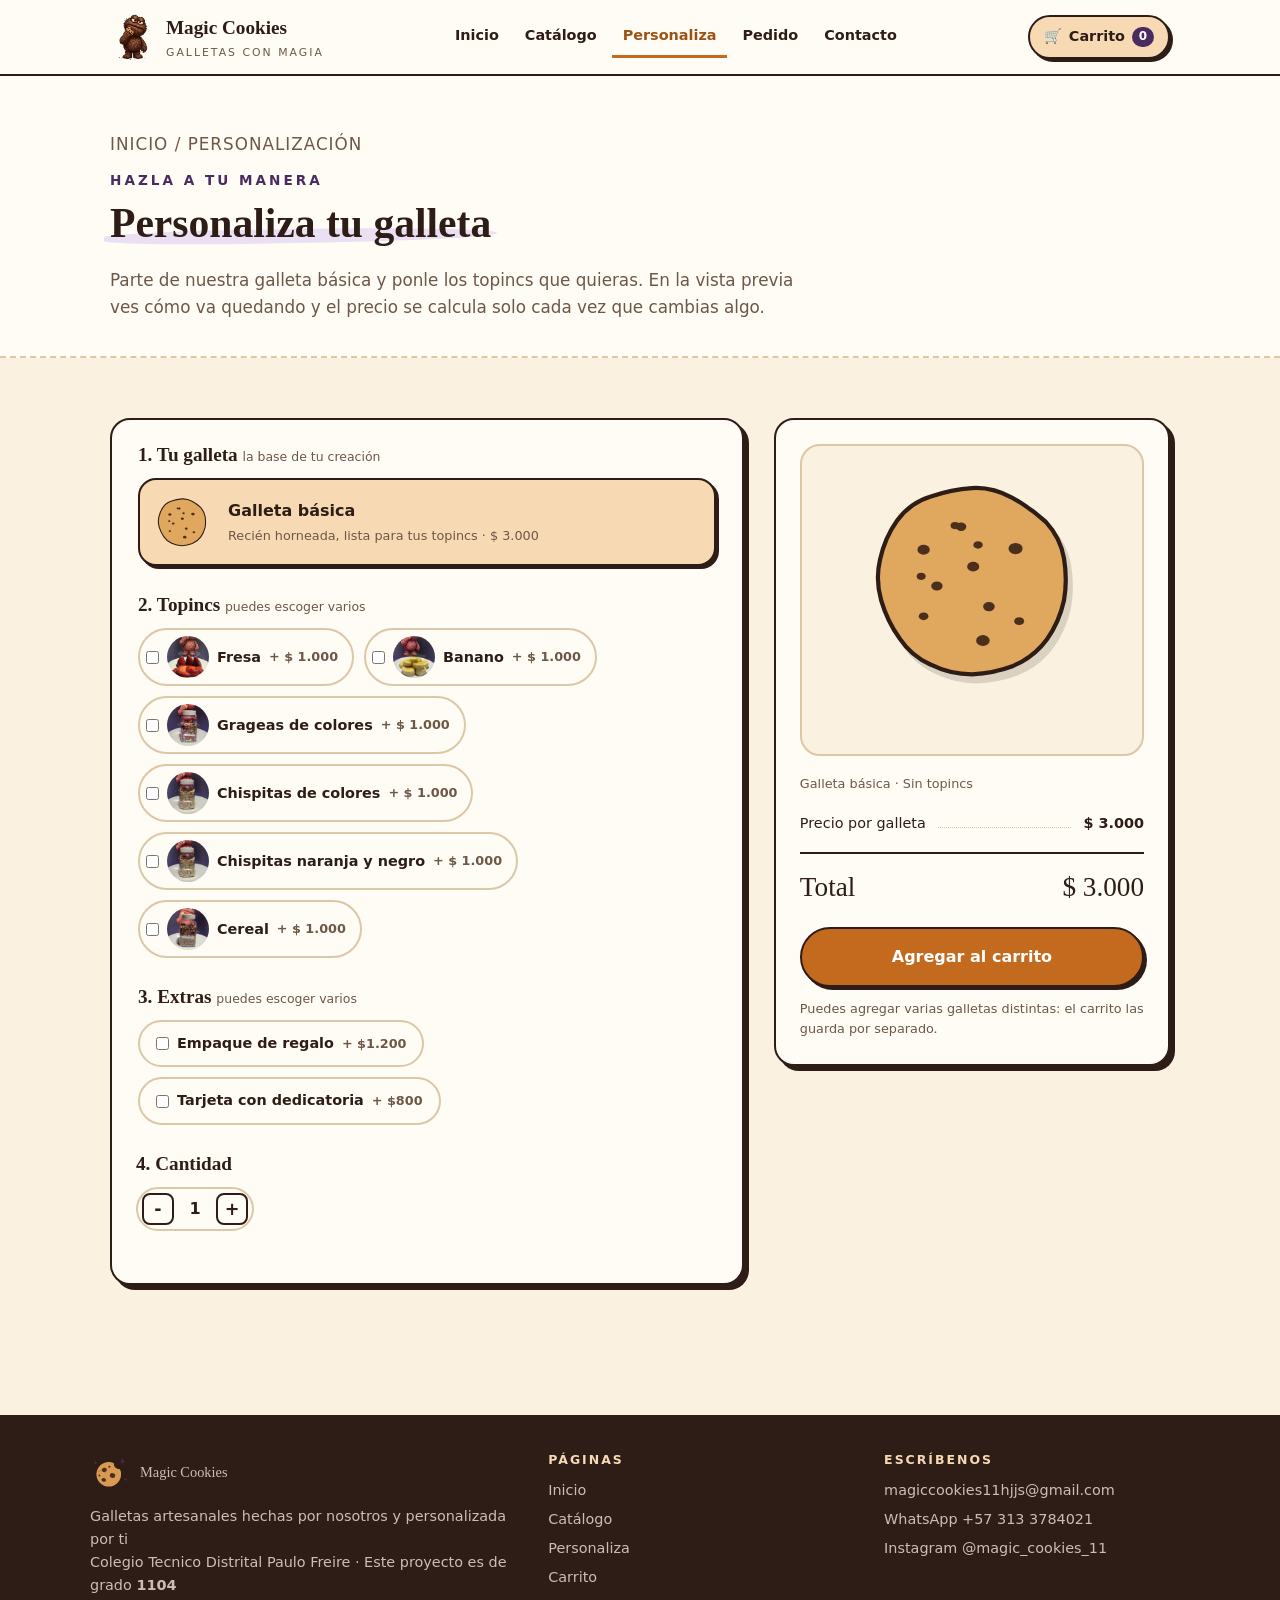
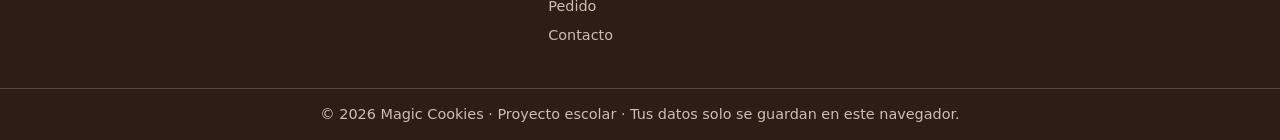
<file: personalizacion.html>
<!DOCTYPE html>
<html lang="es">

<head>
  <meta charset="UTF-8">
  <meta name="viewport" content="width=device-width, initial-scale=1.0">
  <title>Personaliza tu galleta - Magic Cookies</title>
  <link rel="icon" href="img/logo.svg">
  <link rel="stylesheet" href="css/estilos.css">
  <link rel="stylesheet" href="css/paginas.css">
</head>

<body>

  <header class="barra">
    <div class="contenido">
      <a class="barra-logo" href="index.html">
        <img class="barra-monstruo" src="img/comegalletas.jpg" alt="Comegalletas de Magic Cookies" width="36" height="54">
        <span>
          <span class="barra-nombre">Magic Cookies</span>
          <span class="barra-lema">Galletas con magia</span>
        </span>
      </a>

      <button class="boton-menu" onclick="abrirMenu()">&#9776;</button>

      <nav class="menu cerrado" id="menu">
        <a href="index.html">Inicio</a>
        <a href="catalogo.html">Catálogo</a>
        <a class="activo" href="personalizacion.html">Personaliza</a>
        <a href="pedido.html">Pedido</a>
        <a href="contacto.html">Contacto</a>
      </nav>

      <a class="boton-carrito" href="carrito.html">
        <span>&#128722;</span>
        <span>Carrito</span>
        <span class="contador" id="contador-carrito">0</span>
      </a>
    </div>
  </header>

  <section class="encabezado">
    <div class="contenido">
      <p class="migas"><a href="index.html">Inicio</a> / Personalización</p>
      <span class="antetitulo">Hazla a tu manera</span>
      <h1 class="titulo titulo-morado">Personaliza tu galleta</h1>
      <p>
        Parte de nuestra galleta básica y ponle los topincs que quieras. En la vista previa ves
        cómo va quedando y el precio se calcula solo cada vez que cambias algo.
      </p>

      <div class="aviso aviso-morado oculto" id="aviso-edicion" style="margin-top: 18px">
        <span>&#9998;</span>
        <div>
          <p id="texto-edicion" style="margin: 0"></p>
          <p style="margin: 10px 0 0">
            <button class="boton boton-mini" type="button" onclick="cancelarEdicion()">
              Déjalas como estaban
            </button>
          </p>
        </div>
      </div>
    </div>
  </section>

  <section class="seccion">
    <div class="contenido dos-columnas">

      <form class="caja" id="formulario-galleta">

        <fieldset class="bloque">
          <h3>1. Tu galleta <small>la base de tu creación</small></h3>
          <div class="galleta-base" id="galleta-base"></div>
        </fieldset>

        <fieldset class="bloque">
          <h3>2. Topincs <small>puedes escoger varios</small></h3>
          <div class="opciones opciones-foto" id="opciones-topinc"></div>
        </fieldset>

        <fieldset class="bloque">
          <h3>3. Extras <small>puedes escoger varios</small></h3>
          <div class="opciones">
            <label class="opcion">
              <input type="checkbox" name="extra" value="regalo" data-nombre="Empaque de regalo" data-precio="1200">
              <span>Empaque de regalo</span>
              <span class="costo">+ $1.200</span>
            </label>
            <label class="opcion">
              <input type="checkbox" name="extra" value="tarjeta" data-nombre="Tarjeta con dedicatoria"
                data-precio="800">
              <span>Tarjeta con dedicatoria</span>
              <span class="costo">+ $800</span>
            </label>
          </div>
        </fieldset>

        <div class="bloque">
          <h3 id="titulo-cantidad">4. Cantidad</h3>
          <div class="contador-caja">
            <button class="boton boton-chico" type="button" onclick="bajarCantidad()">-</button>
            <span id="cantidad">1</span>
            <button class="boton boton-chico" type="button" onclick="subirCantidad()">+</button>
          </div>
        </div>
      </form>

      <aside class="vista-previa">
        <div class="caja">

          <div class="vista-previa-foto" id="vista-previa"></div>

          <p class="texto-suave texto-chico" id="resumen"></p>

          <div class="linea-recibo" style="margin-top: 12px">
            <span>Precio por galleta</span>
            <span class="puntos"></span>
            <b id="precio-unidad">$ 0</b>
          </div>

          <div class="total">
            <span>Total</span>
            <span id="precio-total">$ 0</span>
          </div>

          <button class="boton boton-naranja boton-ancho boton-grande" type="button" id="boton-agregar"
            onclick="agregarPersonalizada()" style="margin-top: 18px">
            Agregar al carrito
          </button>

          <p class="texto-suave texto-chico" style="margin-top: 12px">
            Puedes agregar varias galletas distintas: el carrito las guarda por separado.
          </p>
        </div>
      </aside>
    </div>
  </section>

  <footer class="pie">
    <div class="contenido pie-columnas">
      <div>
        <p class="pie-marca">
          <img src="img/logo.svg" alt="" width="40" height="40">
          Magic Cookies
        </p>
        <p>Galletas artesanales hechas por nosotros y personalizada por ti</p>
        <p>Colegio Tecnico Distrital Paulo Freire &middot; Este proyecto es de grado <b>1104</b></p>
      </div>

      <div>
        <h3>Páginas</h3>
        <ul>
          <li><a href="index.html">Inicio</a></li>
          <li><a href="catalogo.html">Catálogo</a></li>
          <li><a href="personalizacion.html">Personaliza</a></li>
          <li><a href="carrito.html">Carrito</a></li>
          <li><a href="pedido.html">Pedido</a></li>
          <li><a href="contacto.html">Contacto</a></li>
        </ul>
      </div>

      <div>
        <h3>Escríbenos</h3>
        <ul>
          <li><a href="mailto:magiccookies11hjjs@gmail.com">magiccookies11hjjs@gmail.com</a></li>
          <li><a href="https://wa.me/573133784021" target="_blank">WhatsApp +57 313 3784021</a></li>
          <li>Instagram @magic_cookies_11</li>
        </ul>
      </div>
    </div>

    <p class="pie-legal">
      &copy; 2026 Magic Cookies &middot; Proyecto escolar &middot;
      Tus datos solo se guardan en este navegador.
    </p>
  </footer>

  <script src="js/comun.js"></script>
  <script src="js/datos.js"></script>
  <script src="js/galletas.js"></script>
  <script src="js/personalizacion.js"></script>
</body>

</html>
</file>
<file: css/estilos.css>
:root {
  --crema: #faf1e0;
  --crema-oscura: #f0e2c9;
  --papel: #fffcf6;
  --cacao: #2e1d16;
  --cacao-suave: #6d5747;
  --caramelo: #c46a1f;
  --caramelo-oscuro: #9d5211;
  --caramelo-claro: #f7d9b4;
  --ciruela: #4a2b5f;
  --ciruela-claro: #ebdff3;
  --verde: #2f7d6b;
  --verde-claro: #dcefe9;
  --rojo: #c0395b;
  --rojo-claro: #fadfe5;
  --borde: #dcc7a6;

  --letra-titulo: 'Iowan Old Style', 'Palatino Linotype', Palatino, Georgia, serif;
  --letra-texto: system-ui, 'Segoe UI', Roboto, Arial, sans-serif;

  --sombra: 5px 5px 0 var(--cacao);
  --sombra-chica: 3px 3px 0 var(--cacao);
}

* {
  box-sizing: border-box;
}

body {
  margin: 0;
  background-color: var(--crema);
  color: var(--cacao);
  font-family: var(--letra-texto);
  line-height: 1.6;
}

h1,
h2,
h3 {
  margin: 0;
  font-family: var(--letra-titulo);
  line-height: 1.15;
}

h1 {
  font-size: 2.6rem;
}

h2 {
  font-size: 2rem;
}

h3 {
  font-size: 1.2rem;
}

p {
  margin: 0;
}

ul {
  margin: 0;
  padding: 0;
  list-style: none;
}

img,
svg {
  display: block;
  max-width: 100%;
}

a {
  color: inherit;
  text-decoration: none;
}

button,
input,
select,
textarea {
  font: inherit;
  color: inherit;
}

button {
  cursor: pointer;
  background: none;
  border: none;
}

/* Utilidad para esconder cosas. Lleva !important porque hay reglas de mas
   abajo (.aviso, por ejemplo) que tambien ponen display y le ganarian. */
.oculto {
  display: none !important;
}

.contenido {
  width: 100%;
  max-width: 1100px;
  margin: 0 auto;
  padding: 0 20px;
}

.seccion {
  padding: 60px 0;
}

.antetitulo {
  display: block;
  margin-bottom: 8px;
  color: var(--ciruela);
  font-size: 0.85rem;
  font-weight: bold;
  letter-spacing: 3px;
  text-transform: uppercase;
}

.titulo {
  display: inline-block;
  position: relative;
  isolation: isolate;
  margin-bottom: 10px;
}

.titulo::after {
  content: '';
  position: absolute;
  left: -6px;
  right: -6px;
  bottom: 4px;
  z-index: -1;
  height: 14px;
  border-radius: 40% 60% 55% 45%;
  background-color: var(--caramelo-claro);
  transform: rotate(-1deg);
}

.titulo-morado::after {
  background-color: var(--ciruela-claro);
}

.texto-guia {
  max-width: 65ch;
  color: var(--cacao-suave);
  font-size: 1.1rem;
}

.texto-suave {
  color: var(--cacao-suave);
}

.texto-chico {
  font-size: 0.8rem;
}

.precio {
  font-family: var(--letra-titulo);
  font-weight: bold;
}

.barra {
  position: sticky;
  top: 0;
  z-index: 10;
  border-bottom: 2px solid var(--cacao);
  background-color: var(--papel);
}

.barra .contenido {
  display: flex;
  align-items: center;
  justify-content: space-between;
  gap: 12px;
  min-height: 74px;
}

.barra-logo {
  display: flex;
  align-items: center;
  gap: 10px;
}

.barra-logo img {
  width: 46px;
  height: 46px;
}

/* El comegalletas viene en JPG con fondo blanco: multiply lo funde con la barra */
.barra-monstruo {
  width: auto;
  height: 54px;
  margin: 2px 0;
  object-fit: contain;
  mix-blend-mode: multiply;
}

.barra-nombre {
  display: block;
  font-family: var(--letra-titulo);
  font-size: 1.2rem;
  font-weight: bold;
}

.barra-lema {
  display: block;
  color: var(--cacao-suave);
  font-size: 0.68rem;
  letter-spacing: 2px;
  text-transform: uppercase;
}

.menu {
  display: flex;
  gap: 4px;
}

.menu a {
  display: block;
  padding: 8px 11px;
  border-radius: 8px;
  font-size: 0.9rem;
  font-weight: 600;
}

.menu a:hover {
  background-color: var(--crema-oscura);
}

.menu a.activo {
  color: var(--caramelo-oscuro);
  border-bottom: 3px solid var(--caramelo);
  border-radius: 8px 8px 0 0;
}

.boton-carrito {
  display: flex;
  align-items: center;
  gap: 7px;
  padding: 8px 14px;
  border: 2px solid var(--cacao);
  border-radius: 999px;
  background-color: var(--caramelo-claro);
  box-shadow: var(--sombra-chica);
  font-size: 0.9rem;
  font-weight: bold;
}

.contador {
  min-width: 22px;
  padding: 0 6px;
  border-radius: 999px;
  background-color: var(--ciruela);
  color: #fff;
  font-size: 0.75rem;
  text-align: center;
}

.boton-menu {
  display: none;
  padding: 7px 11px;
  border: 2px solid var(--cacao);
  border-radius: 8px;
  font-size: 1.1rem;
}

.pie {
  margin-top: 70px;
  border-top: 3px solid var(--cacao);
  background-color: var(--cacao);
  color: #f6ece0;
}

.pie-columnas {
  display: grid;
  grid-template-columns: 1.4fr 1fr 1fr;
  gap: 30px;
  padding: 35px 0;
}

.pie-marca {
  display: flex;
  align-items: center;
  gap: 10px;
  margin-bottom: 12px;
  font-family: var(--letra-titulo);
  font-size: 1.3rem;
}

.pie-marca img {
  width: 40px;
  height: 40px;
}

.pie p,
.pie li {
  color: rgba(246, 236, 224, 0.78);
  font-size: 0.9rem;
}

.pie h3 {
  margin-bottom: 12px;
  color: var(--caramelo-claro);
  font-family: var(--letra-texto);
  font-size: 0.78rem;
  letter-spacing: 2px;
  text-transform: uppercase;
}

.pie li {
  margin-bottom: 6px;
}

.pie a:hover {
  color: #fff;
  text-decoration: underline;
}

.pie-legal {
  padding: 14px 0;
  border-top: 1px solid rgba(246, 236, 224, 0.2);
  font-size: 0.78rem;
  text-align: center;
}

.boton {
  display: inline-block;
  padding: 11px 22px;
  border: 2px solid var(--cacao);
  border-radius: 999px;
  background-color: var(--papel);
  box-shadow: var(--sombra-chica);
  font-size: 0.9rem;
  font-weight: bold;
  text-align: center;
}

.boton:hover {
  box-shadow: var(--sombra);
  transform: translate(-2px, -2px);
}

.boton-naranja {
  background-color: var(--caramelo);
  color: #fff;
}

.boton-morado {
  background-color: var(--ciruela);
  color: #fff;
}

.boton-rojo {
  border-color: var(--rojo);
  background-color: var(--rojo-claro);
  color: var(--rojo);
  box-shadow: none;
}

.boton-grande {
  padding: 15px 30px;
  font-size: 1rem;
}

.boton-ancho {
  display: block;
  width: 100%;
}

.boton-mini {
  padding: 7px 16px;
  box-shadow: none;
  font-size: 0.82rem;
}

.boton-chico {
  width: 32px;
  height: 32px;
  padding: 0;
  border-radius: 8px;
  box-shadow: none;
  font-size: 1.1rem;
}

.boton-chico:hover {
  transform: none;
  box-shadow: none;
  background-color: var(--caramelo-claro);
}

.enlace-flecha {
  color: var(--caramelo-oscuro);
  font-weight: bold;
  text-decoration: underline;
}

.caja {
  padding: 24px;
  border: 2px solid var(--cacao);
  border-radius: 20px;
  background-color: var(--papel);
  box-shadow: var(--sombra);
}

.caja-punteada {
  padding: 24px;
  border: 2px dashed var(--borde);
  border-radius: 20px;
  background-color: var(--papel);
}

.caja-titulo {
  display: flex;
  align-items: center;
  justify-content: space-between;
  gap: 12px;
  margin-bottom: 18px;
  padding-bottom: 12px;
  border-bottom: 2px dotted var(--borde);
}

.etiqueta {
  display: inline-block;
  padding: 3px 10px;
  border: 1px solid var(--borde);
  border-radius: 999px;
  background-color: var(--crema);
  font-size: 0.78rem;
  font-weight: bold;
}

.aviso {
  display: flex;
  gap: 12px;
  padding: 18px;
  border: 2px dashed var(--borde);
  border-radius: 14px;
  background-color: var(--crema);
  font-size: 0.92rem;
}

.aviso-morado {
  border-color: var(--ciruela);
  background-color: var(--ciruela-claro);
}

.aviso-verde {
  border-color: var(--verde);
  background-color: var(--verde-claro);
}

.vacio {
  padding: 50px 20px;
  text-align: center;
}

.vacio svg {
  width: 110px;
  height: 110px;
  margin: 0 auto 16px;
}

.vacio p {
  max-width: 42ch;
  margin: 10px auto 20px;
  color: var(--cacao-suave);
}

#avisos {
  position: fixed;
  right: 16px;
  bottom: 16px;
  z-index: 50;
  width: 320px;
  max-width: calc(100% - 32px);
}

.aviso-flotante {
  margin-top: 8px;
  padding: 12px 16px;
  border: 2px solid var(--cacao);
  border-radius: 14px;
  background-color: var(--papel);
  box-shadow: var(--sombra-chica);
  font-size: 0.9rem;
  font-weight: 600;
}

.aviso-flotante.bien {
  border-color: var(--verde);
  background-color: var(--verde-claro);
}

.aviso-flotante.mal {
  border-color: var(--rojo);
  background-color: var(--rojo-claro);
}

.campo {
  margin-bottom: 16px;
}

.campo label {
  display: block;
  margin-bottom: 5px;
  font-size: 0.9rem;
  font-weight: bold;
}

.campo input,
.campo textarea,
.campo select {
  width: 100%;
  padding: 11px 14px;
  border: 2px solid var(--borde);
  border-radius: 14px;
  background-color: var(--papel);
}

.campo input:focus,
.campo textarea:focus {
  outline: none;
  border-color: var(--caramelo);
}

.campo textarea {
  min-height: 100px;
  resize: vertical;
}

.campo .ayuda {
  display: block;
  margin-top: 4px;
  color: var(--cacao-suave);
  font-size: 0.78rem;
}

.error {
  display: block;
  margin-top: 4px;
  color: var(--rojo);
  font-size: 0.8rem;
  font-weight: 600;
}

.campo.malo input,
.campo.malo textarea {
  border-color: var(--rojo);
  background-color: var(--rojo-claro);
}

.fila-campos {
  display: grid;
  grid-template-columns: repeat(auto-fit, minmax(210px, 1fr));
  gap: 16px;
}

.opciones {
  display: flex;
  flex-wrap: wrap;
  gap: 10px;
}

.opcion {
  display: inline-flex;
  align-items: center;
  gap: 8px;
  padding: 10px 16px;
  border: 2px solid var(--borde);
  border-radius: 999px;
  background-color: var(--papel);
  cursor: pointer;
  font-size: 0.9rem;
  font-weight: 600;
}

.opcion:hover {
  border-color: var(--caramelo);
}

.opcion input {
  width: auto;
  margin: 0;
}

.opcion .costo {
  color: var(--cacao-suave);
  font-size: 0.8rem;
}

.opcion:has(input:checked) {
  border-color: var(--cacao);
  background-color: var(--caramelo-claro);
  box-shadow: var(--sombra-chica);
}

.color-sabor {
  width: 15px;
  height: 15px;
  border: 1px solid var(--cacao);
  border-radius: 50%;
}

.contador-caja {
  display: inline-flex;
  align-items: center;
  gap: 4px;
  padding: 4px;
  border: 2px solid var(--borde);
  border-radius: 999px;
  background-color: var(--papel);
}

.contador-caja span {
  min-width: 34px;
  font-weight: bold;
  text-align: center;
}

.rejilla-galletas {
  display: grid;
  grid-template-columns: repeat(auto-fill, minmax(250px, 1fr));
  gap: 24px;
}

.tarjeta {
  position: relative;
  display: flex;
  flex-direction: column;
  overflow: hidden;
  border: 2px solid var(--cacao);
  border-radius: 20px;
  background-color: var(--papel);
  box-shadow: var(--sombra);
}

.tarjeta:hover {
  transform: translate(-3px, -3px);
  box-shadow: 8px 8px 0 var(--cacao);
}

.tarjeta-dibujo {
  padding: 18px 18px 8px;
  border-bottom: 2px dashed var(--borde);
  background-color: var(--crema);
}

.tarjeta-dibujo svg {
  width: 145px;
  height: 145px;
  margin: 0 auto;
}

.tarjeta-foto {
  aspect-ratio: 1 / 1;
  overflow: hidden;
  border-bottom: 2px dashed var(--borde);
  background-color: var(--crema);
}

.tarjeta-foto img {
  display: block;
  width: 100%;
  height: 100%;
  object-fit: cover;
  object-position: center 85%;
}

.tarjeta-texto {
  display: flex;
  flex: 1;
  flex-direction: column;
  gap: 8px;
  padding: 18px;
}

.tarjeta-texto p {
  flex: 1;
  color: var(--cacao-suave);
  font-size: 0.9rem;
}

.tarjeta-precio {
  display: flex;
  align-items: center;
  justify-content: space-between;
  padding-top: 12px;
  border-top: 1px dashed var(--borde);
  font-size: 1.3rem;
}

.tarjeta-botones {
  display: flex;
  gap: 8px;
}

.tarjeta-botones .boton {
  flex: 1;
  padding: 11px 10px;
}

.favorita {
  position: absolute;
  top: 12px;
  right: -4px;
  padding: 4px 12px;
  border: 2px solid var(--cacao);
  border-radius: 8px;
  background-color: var(--ciruela);
  color: #fff;
  font-size: 0.7rem;
  font-weight: bold;
  text-transform: uppercase;
  transform: rotate(4deg);
}

.recibo {
  padding: 24px;
  border: 2px solid var(--cacao);
  border-radius: 14px;
  background-color: var(--papel);
  box-shadow: var(--sombra);
}

.recibo h2,
.recibo h3 {
  margin-bottom: 12px;
  padding-bottom: 12px;
  border-bottom: 2px dashed var(--borde);
  font-size: 1.3rem;
}

.linea-recibo {
  display: flex;
  align-items: baseline;
  justify-content: space-between;
  gap: 12px;
  padding: 5px 0;
  font-size: 0.9rem;
}

.linea-recibo .puntos {
  flex: 1;
  border-bottom: 1px dotted var(--borde);
}

.linea-recibo b {
  text-align: right;
}

.total {
  display: flex;
  justify-content: space-between;
  margin-top: 12px;
  padding-top: 12px;
  border-top: 2px solid var(--cacao);
  font-family: var(--letra-titulo);
  font-size: 1.7rem;
}

@media (max-width: 900px) {
  h1 {
    font-size: 2.1rem;
  }

  .boton-menu {
    display: block;
    order: 3;
  }

  .boton-carrito {
    order: 2;
    margin-left: auto;
  }

  .barra-lema {
    display: none;
  }

  .menu {
    position: absolute;
    top: 100%;
    left: 0;
    right: 0;
    flex-direction: column;
    gap: 0;
    padding: 12px;
    border-bottom: 2px solid var(--cacao);
    background-color: var(--papel);
  }

  .menu.cerrado {
    display: none;
  }

  .menu a {
    padding: 12px 8px;
    border-bottom: 1px dashed var(--borde);
    font-size: 1rem;
  }

  .menu a.activo {
    border-bottom: 1px dashed var(--borde);
  }

  .pie-columnas {
    grid-template-columns: 1fr;
    gap: 24px;
  }
}

@media (max-width: 560px) {
  .boton-carrito {
    padding: 8px 10px;
  }

  .boton-carrito span:nth-child(2) {
    display: none;
  }
}
</file>
<file: css/paginas.css>
.portada {
  position: relative;
  isolation: isolate;
  overflow: hidden;
  padding: 70px 0 55px;
  background-color: var(--papel);
}

/* El banner va de fondo, detras del texto, con dos capas borrosas (zoom blur) */
.portada::before,
.portada::after {
  content: '';
  position: absolute;
  z-index: -1;
  inset: -12%;
  background-image: url('../img/banner-magic-cookies.png');
  background-position: center;
  background-repeat: no-repeat;
  background-size: contain;
  pointer-events: none;
}

.portada::before {
  opacity: 0.3;
  filter: blur(9px);
  transform: scale(1.02);
  animation: zoom-blur 9s ease-in-out infinite;
}

.portada::after {
  opacity: 0.16;
  filter: blur(34px);
  transform: scale(1.22);
  animation: zoom-blur 9s ease-in-out infinite;
  animation-delay: -4.5s;
}

.portada .contenido {
  position: relative;
  display: grid;
  grid-template-columns: 1fr 1fr;
  gap: 30px;
  align-items: center;
}

.portada h1 {
  margin: 8px 0 16px;
  font-size: 3.6rem;
  line-height: 1;
}

.portada h1 span {
  display: block;
  color: var(--ciruela);
}

.portada-botones {
  display: flex;
  flex-wrap: wrap;
  gap: 12px;
  margin-top: 26px;
}

.portada-datos {
  display: flex;
  flex-wrap: wrap;
  gap: 30px;
  margin-top: 34px;
  padding-top: 18px;
  border-top: 2px dashed var(--borde);
}

.portada-datos b {
  display: block;
  font-family: var(--letra-titulo);
  font-size: 1.8rem;
  line-height: 1;
}

.portada-datos small {
  color: var(--cacao-suave);
  font-size: 0.75rem;
  letter-spacing: 1px;
  text-transform: uppercase;
}

.portada-monstruo {
  display: grid;
  place-items: center;
  min-height: 380px;
}

.portada-monstruo img {
  width: auto;
  max-width: 100%;
  height: 360px;
  object-fit: contain;
  mix-blend-mode: multiply;
  filter: drop-shadow(6px 8px 8px rgba(46, 29, 22, 0.22));
}

@keyframes zoom-blur {
  50% {
    transform: scale(1.18);
  }
}

@media (prefers-reduced-motion: reduce) {
  .portada::before,
  .portada::after {
    animation: none;
  }
}

.portada-galletas {
  position: relative;
  height: 380px;
}

.portada-galletas svg {
  position: absolute;
  filter: drop-shadow(5px 7px 0 rgba(46, 29, 22, 0.16));
}

.galleta-grande {
  top: 60px;
  left: 110px;
  width: 245px;
  height: 245px;
  transform: rotate(-6deg);
}

.galleta-mediana {
  top: 0;
  right: 15px;
  width: 145px;
  height: 145px;
  transform: rotate(12deg);
}

.galleta-chica {
  bottom: 5px;
  left: 15px;
  width: 125px;
  height: 125px;
  transform: rotate(-16deg);
}

.cinta-marco {
  overflow: hidden;
  width: 100%;
  margin: 4px 0;
  padding: 26px 0;
}

.cinta {
  overflow: hidden;
  width: 100%;
  margin: 0;
  padding: 10px 0;
  border-top: 2px solid var(--cacao);
  border-bottom: 2px solid var(--cacao);
  background-color: var(--cacao);
  color: var(--crema);
}

.cinta div {
  display: flex;
  gap: 40px;
  width: max-content;
  font-family: var(--letra-titulo);
  font-size: 1.1rem;
  white-space: nowrap;
  animation: mover 26s linear infinite;
}

@keyframes mover {
  to {
    transform: translateX(-50%);
  }
}

.pasos {
  display: grid;
  grid-template-columns: repeat(auto-fit, minmax(215px, 1fr));
  gap: 26px;
  margin-top: 34px;
}

.paso {
  position: relative;
  padding: 30px 18px 18px;
  border: 2px dashed var(--borde);
  border-radius: 20px;
  background-color: var(--papel);
}

.paso b {
  position: absolute;
  top: -18px;
  left: 20px;
  width: 38px;
  height: 38px;
  border: 2px solid var(--cacao);
  border-radius: 50%;
  background-color: var(--caramelo-claro);
  box-shadow: var(--sombra-chica);
  font-family: var(--letra-titulo);
  font-size: 1.1rem;
  line-height: 34px;
  text-align: center;
}

.paso h3 {
  margin-bottom: 6px;
}

.paso p {
  color: var(--cacao-suave);
  font-size: 0.9rem;
}

.franja {
  display: grid;
  grid-template-columns: 1fr 0.8fr;
  gap: 30px;
  align-items: center;
  padding: 32px;
  border: 2px solid var(--cacao);
  border-radius: 20px;
  background-color: var(--ciruela-claro);
  box-shadow: var(--sombra);
}

.franja ul {
  margin: 16px 0;
}

.franja li {
  margin-bottom: 7px;
  font-size: 0.92rem;
}

.franja li::before {
  content: '\2726';
  margin-right: 8px;
  color: var(--ciruela);
}

.franja-dibujo {
  padding: 18px;
  border: 2px solid var(--cacao);
  border-radius: 20px;
  background-color: var(--papel);
}

.franja-dibujo svg {
  width: 190px;
  height: 190px;
  margin: 0 auto;
  filter: drop-shadow(4px 6px 0 rgba(46, 29, 22, 0.14));
}

.encabezado {
  padding: 45px 0 35px;
  border-bottom: 2px dashed var(--borde);
  background-color: var(--papel);
}

.migas {
  margin-bottom: 12px;
  color: var(--cacao-suave);
  font-size: 0.78rem;
  letter-spacing: 1px;
  text-transform: uppercase;
}

.migas a:hover {
  text-decoration: underline;
}

.encabezado p {
  max-width: 65ch;
  margin-top: 10px;
  color: var(--cacao-suave);
  font-size: 1.05rem;
}

.dos-columnas {
  display: grid;
  grid-template-columns: 1.6fr 1fr;
  gap: 30px;
  align-items: start;
}

.filtros {
  display: flex;
  flex-wrap: wrap;
  align-items: center;
  justify-content: space-between;
  gap: 16px;
  margin-bottom: 26px;
  padding: 18px;
  border: 2px dashed var(--borde);
  border-radius: 20px;
  background-color: var(--papel);
}

.buscador {
  flex: 1;
  min-width: 220px;
  max-width: 320px;
}

.buscador input {
  width: 100%;
  padding: 11px 14px;
  border: 2px solid var(--borde);
  border-radius: 999px;
  background-color: var(--papel);
}

.bloque {
  margin-bottom: 28px;
  padding: 0;
  border: none;
}

.bloque h3 {
  margin-bottom: 12px;
}

.bloque h3 small {
  color: var(--cacao-suave);
  font-family: var(--letra-texto);
  font-size: 0.78rem;
  font-weight: normal;
}

.vista-previa {
  position: sticky;
  top: 90px;
}

.vista-previa-dibujo {
  margin-bottom: 18px;
  padding: 24px;
  border: 2px solid var(--borde);
  border-radius: 20px;
  background-color: var(--crema);
}

.vista-previa-dibujo svg {
  width: 220px;
  height: 220px;
  margin: 0 auto;
  filter: drop-shadow(5px 7px 0 rgba(46, 29, 22, 0.15));
}

.opciones-foto .opcion-foto {
  padding: 6px 14px 6px 6px;
}

.opcion-foto img {
  width: 42px;
  height: 42px;
  border-radius: 50%;
  object-fit: cover;
  object-position: center bottom;
}

.vista-previa-foto {
  position: relative;
  margin-bottom: 18px;
  overflow: hidden;
  border: 2px solid var(--borde);
  border-radius: 20px;
  background-color: var(--crema);
}

.vista-previa-foto svg {
  display: block;
  width: 220px;
  height: 220px;
  margin: 24px auto 64px;
  filter: drop-shadow(5px 7px 0 rgba(46, 29, 22, 0.15));
}

.galleta-base {
  display: flex;
  align-items: center;
  gap: 14px;
  padding: 10px 16px 10px 10px;
  border: 2px solid var(--cacao);
  border-radius: 18px;
  background-color: var(--caramelo-claro);
  box-shadow: var(--sombra-chica);
}

.galleta-base svg {
  flex-shrink: 0;
  width: 64px;
  height: 64px;
}

.galleta-base div {
  display: flex;
  flex-direction: column;
  gap: 2px;
}

.vista-previa-topincs {
  position: absolute;
  bottom: 10px;
  left: 10px;
  display: flex;
  flex-wrap: wrap;
  gap: 6px;
}

.vista-previa-topincs img {
  width: 46px;
  height: 46px;
  border: 2px solid var(--papel);
  border-radius: 50%;
  object-fit: cover;
  object-position: center bottom;
  box-shadow: var(--sombra-chica);
}

.linea-carrito {
  display: grid;
  grid-template-columns: 80px 1fr auto;
  gap: 16px;
  align-items: center;
  padding: 18px 0;
  border-bottom: 2px dotted var(--borde);
}

.linea-carrito-dibujo {
  padding: 6px;
  border: 2px solid var(--borde);
  border-radius: 14px;
  background-color: var(--crema);
}

.linea-carrito-dibujo svg {
  width: 64px;
  height: 64px;
}

.linea-carrito-dibujo img {
  display: block;
  width: 64px;
  height: 64px;
  border-radius: 10px;
  object-fit: cover;
  object-position: center bottom;
}

.linea-carrito h3 {
  font-size: 1.1rem;
}

.linea-carrito .detalle {
  color: var(--cacao-suave);
  font-size: 0.8rem;
}

.linea-carrito-derecha {
  display: grid;
  justify-items: end;
  gap: 8px;
}

.linea-carrito-derecha .precio {
  font-size: 1.15rem;
}

.personalizar-linea {
  color: var(--ciruela);
  font-size: 0.8rem;
  font-weight: bold;
  text-decoration: underline;
}

.personalizar-linea:hover {
  color: var(--caramelo-oscuro);
}

.quitar {
  color: var(--rojo);
  font-size: 0.8rem;
  font-weight: bold;
  text-decoration: underline;
}

.acciones-carrito {
  display: flex;
  flex-wrap: wrap;
  justify-content: space-between;
  gap: 12px;
  margin-top: 22px;
  padding-top: 18px;
  border-top: 2px dashed var(--borde);
}

.nota {
  display: flex;
  gap: 8px;
  margin-top: 14px;
  color: var(--cacao-suave);
  font-size: 0.8rem;
}

.grupo {
  margin-bottom: 26px;
  padding: 0;
  border: none;
}

.grupo legend {
  margin-bottom: 14px;
  padding: 0;
  font-family: var(--letra-titulo);
  font-size: 1.2rem;
  font-weight: bold;
}

.lugares {
  display: grid;
  grid-template-columns: repeat(auto-fit, minmax(185px, 1fr));
  gap: 12px;
}

.lugar {
  position: relative;
  display: block;
  padding: 16px;
  border: 2px solid var(--borde);
  border-radius: 14px;
  background-color: var(--papel);
  cursor: pointer;
}

.lugar:hover {
  border-color: var(--caramelo);
}

.lugar input {
  position: absolute;
  opacity: 0;
}

.lugar b {
  display: block;
}

.lugar small {
  color: var(--cacao-suave);
  font-size: 0.8rem;
}

.lugar:has(input:checked) {
  border-color: var(--cacao);
  background-color: var(--verde-claro);
  box-shadow: var(--sombra-chica);
}

.confirmacion {
  max-width: 620px;
  margin: 0 auto;
  text-align: center;
}

.chulo {
  width: 90px;
  height: 90px;
  margin: 0 auto 20px;
  border: 3px solid var(--verde);
  border-radius: 50%;
  background-color: var(--verde-claro);
  color: var(--verde);
  font-size: 2.4rem;
  line-height: 84px;
  transform: rotate(-8deg);
}

.codigo {
  display: inline-block;
  margin: 18px 0;
  padding: 8px 20px;
  border: 2px dashed var(--cacao);
  border-radius: 8px;
  background-color: var(--crema);
  font-family: 'Courier New', monospace;
  font-size: 1.2rem;
  font-weight: bold;
  letter-spacing: 2px;
}

.confirmacion .recibo {
  text-align: left;
}

.confirmacion-botones {
  display: flex;
  flex-wrap: wrap;
  justify-content: center;
  gap: 12px;
  margin: 22px 0 14px;
}

@media print {
  .barra,
  .pie,
  .confirmacion-botones,
  #avisos {
    display: none;
  }
}

.dato-contacto {
  display: flex;
  gap: 14px;
  margin-bottom: 12px;
  padding: 18px;
  border: 2px dashed var(--borde);
  border-radius: 14px;
  background-color: var(--papel);
}

.dato-contacto .icono {
  width: 42px;
  height: 42px;
  border: 2px solid var(--cacao);
  border-radius: 50%;
  background-color: var(--caramelo-claro);
  font-size: 1.2rem;
  line-height: 38px;
  text-align: center;
}

.dato-contacto small {
  color: var(--cacao-suave);
  font-size: 0.75rem;
  font-weight: bold;
  letter-spacing: 2px;
  text-transform: uppercase;
}

.dato-contacto b {
  display: block;
  font-family: var(--letra-titulo);
  font-size: 1.1rem;
}

.horario {
  display: flex;
  align-items: baseline;
  gap: 10px;
  margin-bottom: 6px;
  font-size: 0.9rem;
}

.horario span:first-child {
  min-width: 130px;
  font-weight: bold;
}

.horario .puntos {
  flex: 1;
  border-bottom: 1px dotted var(--borde);
}

.pregunta {
  border-bottom: 2px dotted var(--borde);
}

.pregunta:last-child {
  border-bottom: none;
}

.pregunta button {
  display: flex;
  align-items: center;
  justify-content: space-between;
  gap: 12px;
  width: 100%;
  padding: 16px 18px;
  text-align: left;
  font-weight: bold;
}

.pregunta button:hover {
  background-color: var(--crema);
}

.pregunta button span {
  width: 26px;
  height: 26px;
  border: 2px solid var(--cacao);
  border-radius: 50%;
  line-height: 22px;
  text-align: center;
}

.pregunta p {
  padding: 0 18px 18px;
  color: var(--cacao-suave);
  font-size: 0.9rem;
}

.medidas {
  display: grid;
  grid-template-columns: repeat(auto-fit, minmax(260px, 1fr));
  gap: 18px;
  margin-top: 26px;
}

.medida {
  padding: 22px;
  border: 2px solid var(--cacao);
  border-radius: 20px;
  background-color: var(--papel);
  box-shadow: var(--sombra-chica);
}

.medida .icono {
  width: 44px;
  height: 44px;
  margin-bottom: 12px;
  border: 2px solid var(--cacao);
  border-radius: 12px;
  background-color: var(--ciruela-claro);
  font-size: 1.3rem;
  line-height: 40px;
  text-align: center;
  transform: rotate(-4deg);
}

.medida h3 {
  margin-bottom: 6px;
}

.medida p {
  color: var(--cacao-suave);
  font-size: 0.9rem;
}

.tabla {
  width: 100%;
  border-collapse: collapse;
  font-size: 0.9rem;
}

.tabla th,
.tabla td {
  padding: 10px;
  border-bottom: 2px dotted var(--borde);
  text-align: left;
  vertical-align: top;
}

.tabla thead th {
  border-bottom: 2px solid var(--cacao);
  font-size: 0.78rem;
  letter-spacing: 1px;
  text-transform: uppercase;
}

.caja-datos {
  padding: 16px;
  margin-bottom: 16px;
  border: 2px dashed var(--borde);
  border-radius: 14px;
  background-color: var(--crema);
  font-family: 'Courier New', monospace;
  font-size: 0.8rem;
  line-height: 1.8;
  white-space: pre-wrap;
}

@media (max-width: 900px) {
  .portada .contenido,
  .franja,
  .dos-columnas {
    grid-template-columns: 1fr;
  }

  .portada h1 {
    font-size: 2.8rem;
  }

  .portada-galletas {
    height: 300px;
  }

  .portada-monstruo {
    min-height: 0;
  }

  .portada-monstruo img {
    height: 260px;
  }

  .galleta-grande {
    top: 40px;
    left: 60px;
    width: 190px;
    height: 190px;
  }

  .vista-previa {
    position: static;
  }

  .linea-carrito {
    grid-template-columns: 64px 1fr;
  }

  .linea-carrito-derecha {
    grid-column: 1 / -1;
    grid-template-columns: 1fr auto;
    align-items: center;
    justify-items: stretch;
  }
}
</file>
